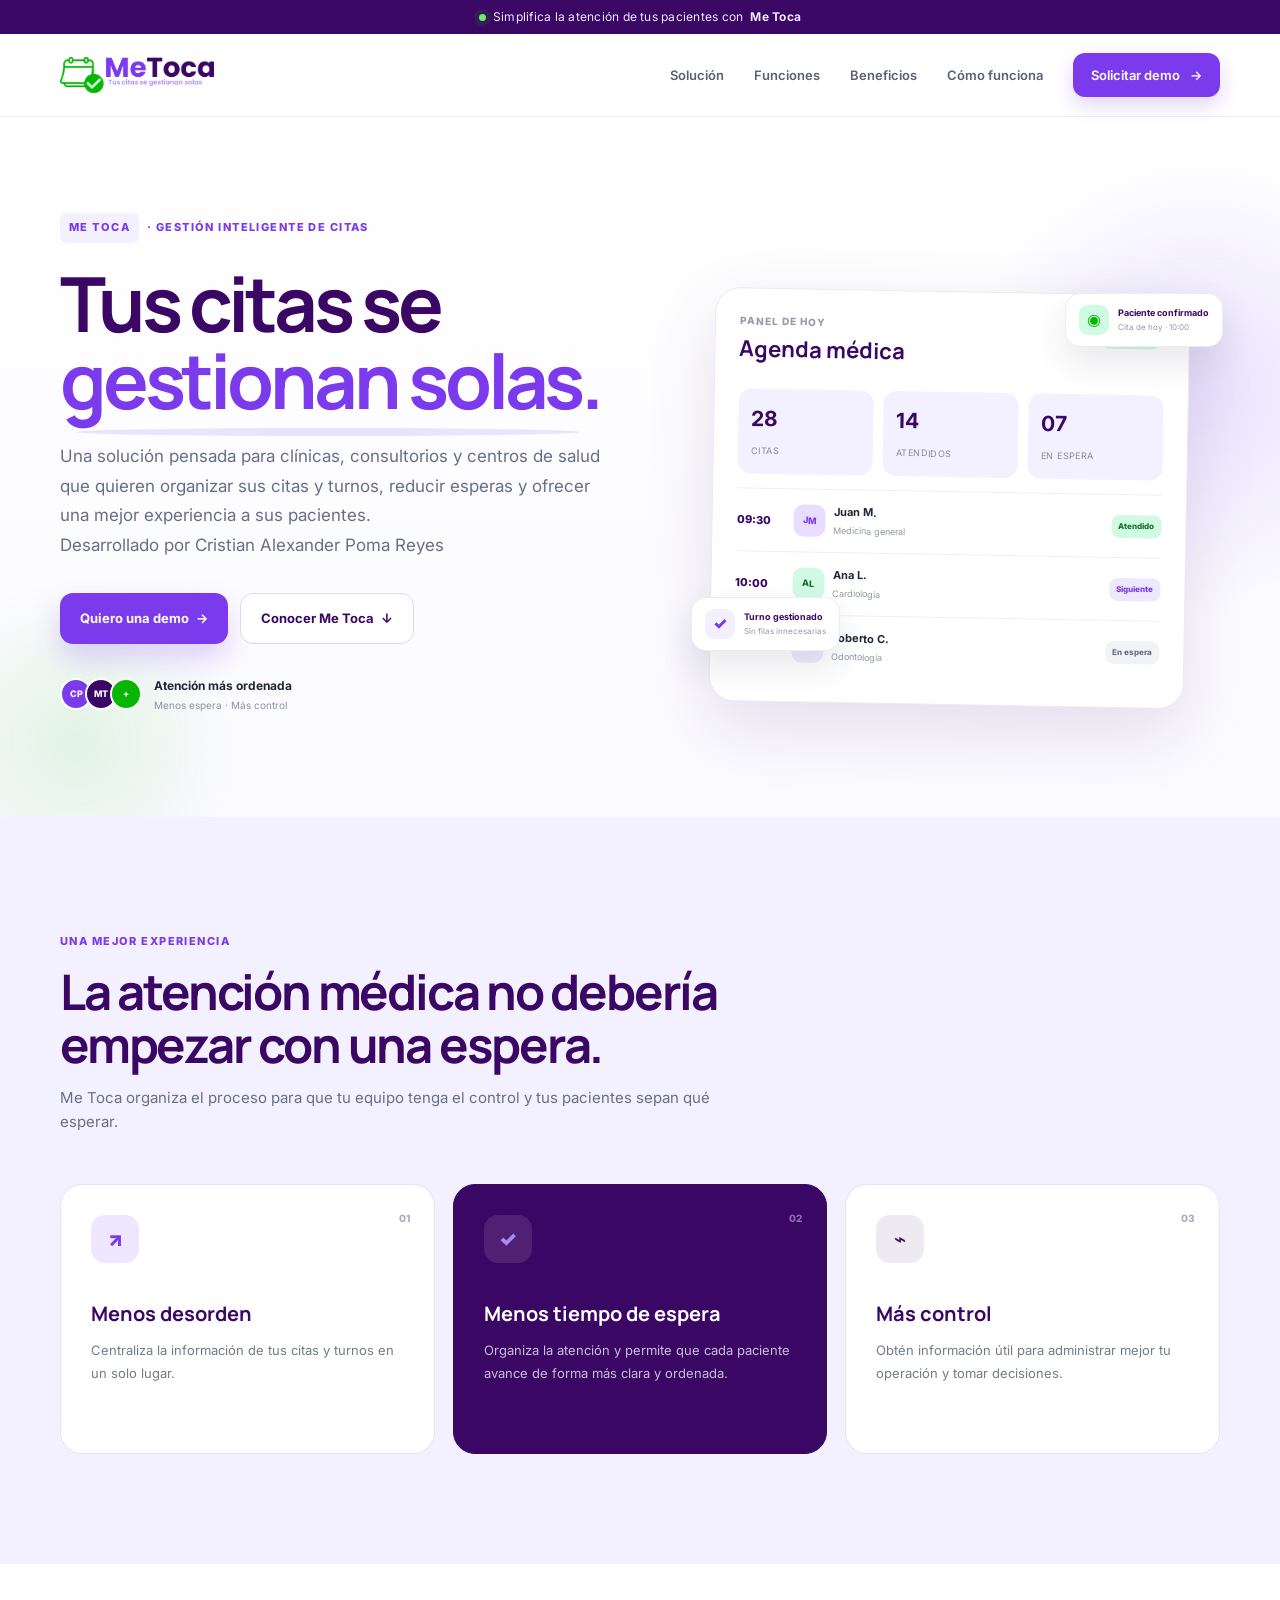
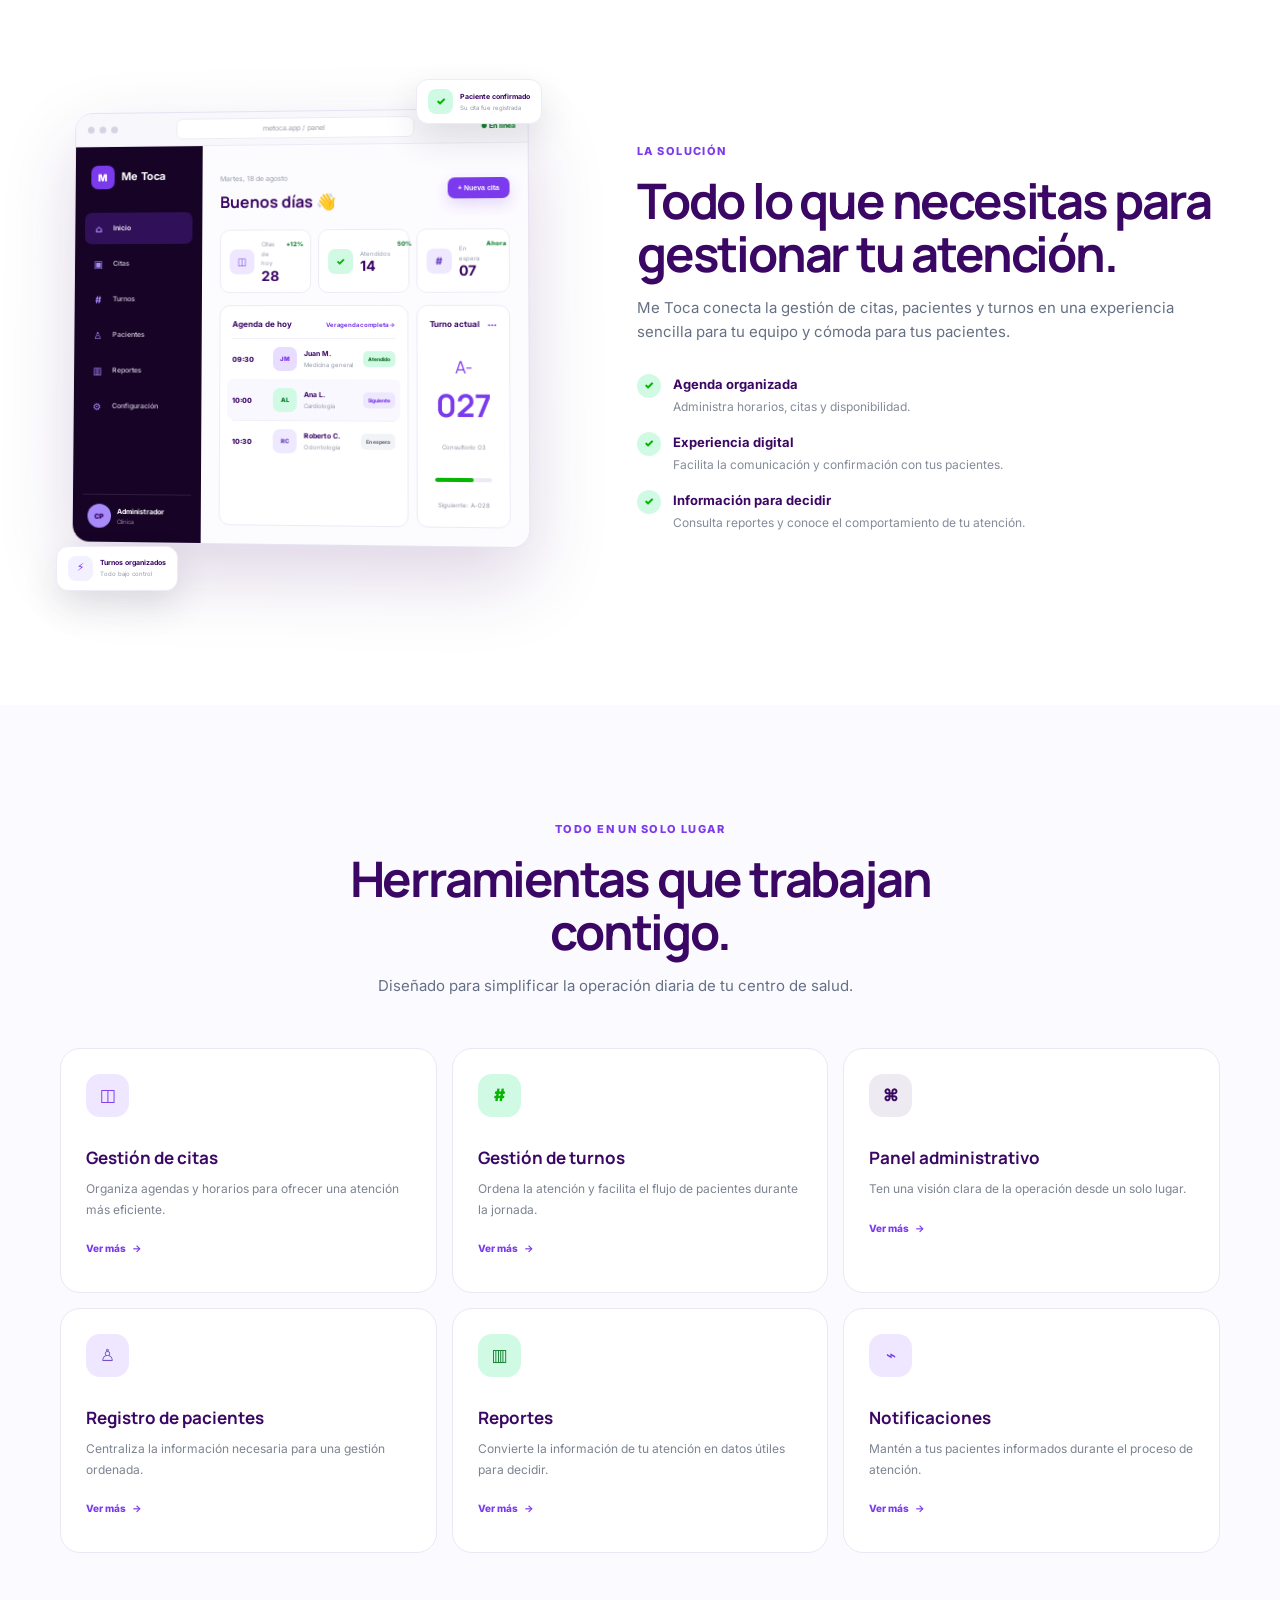
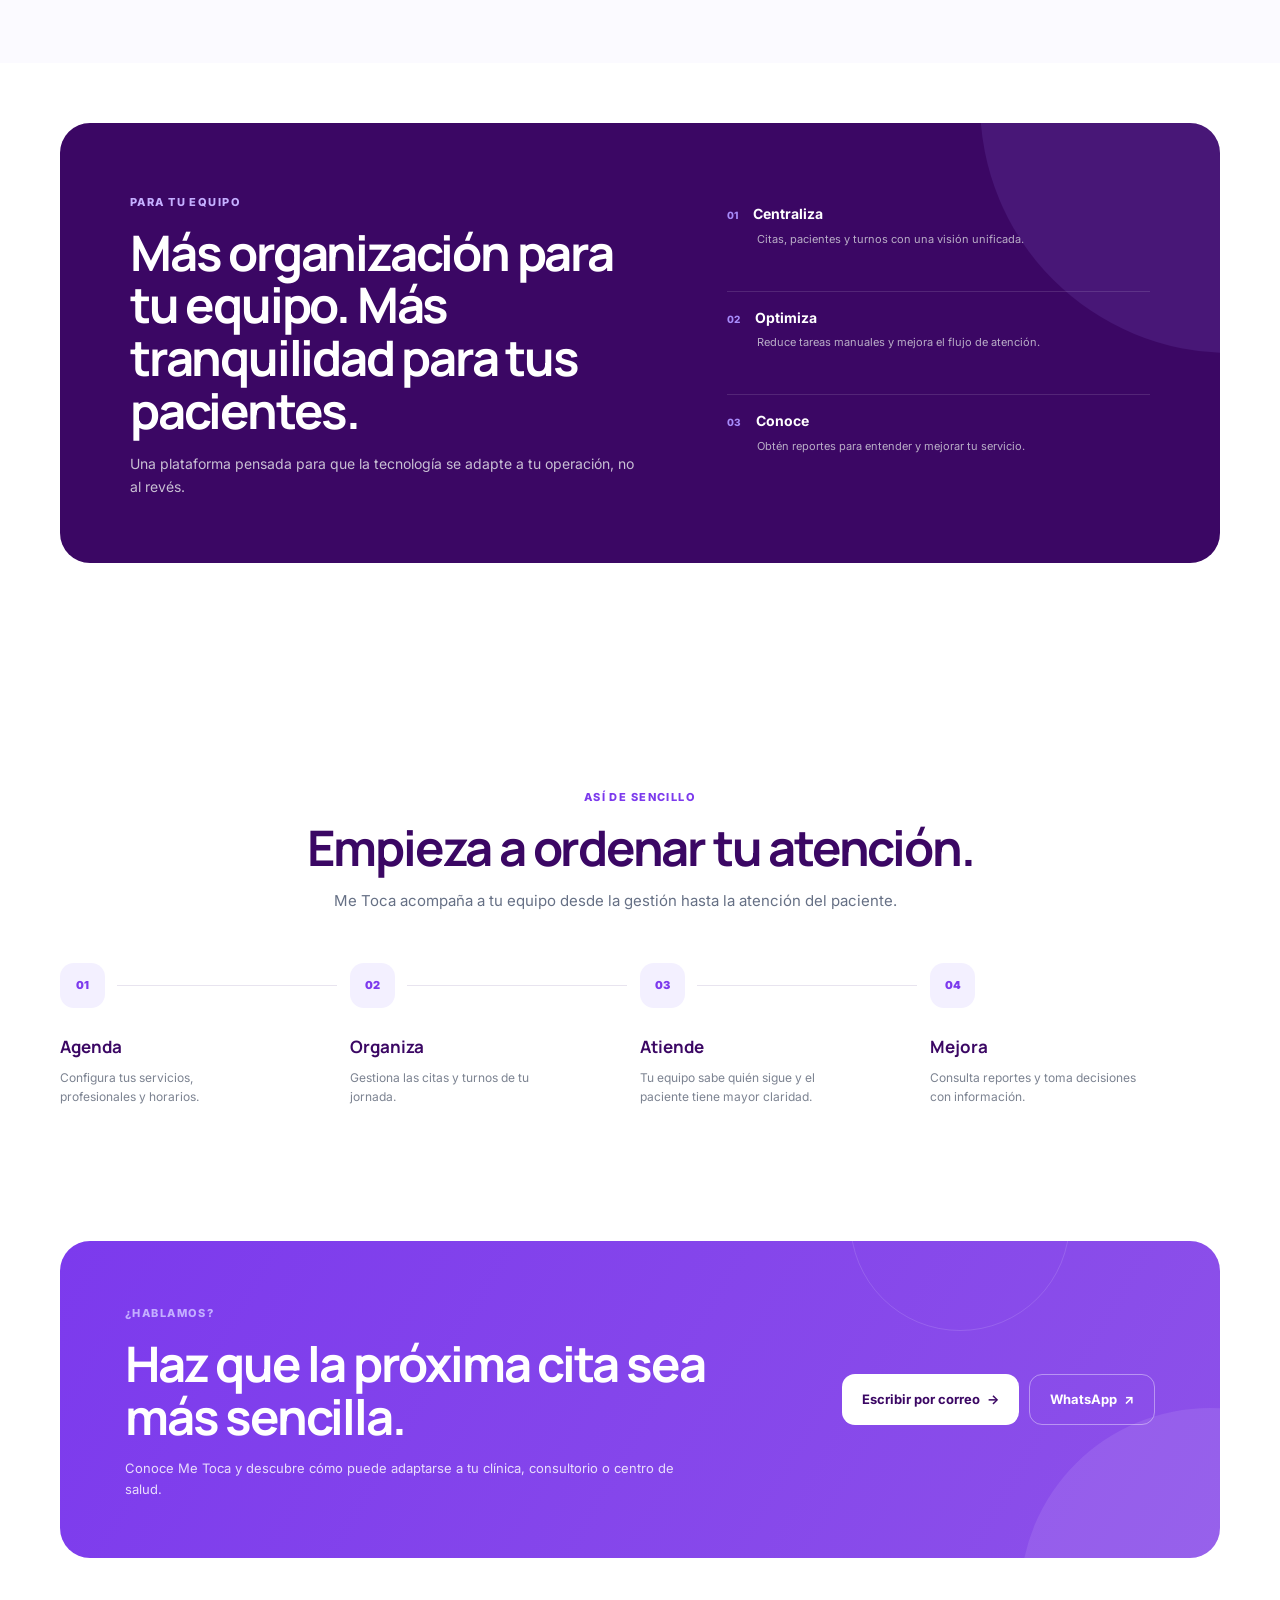
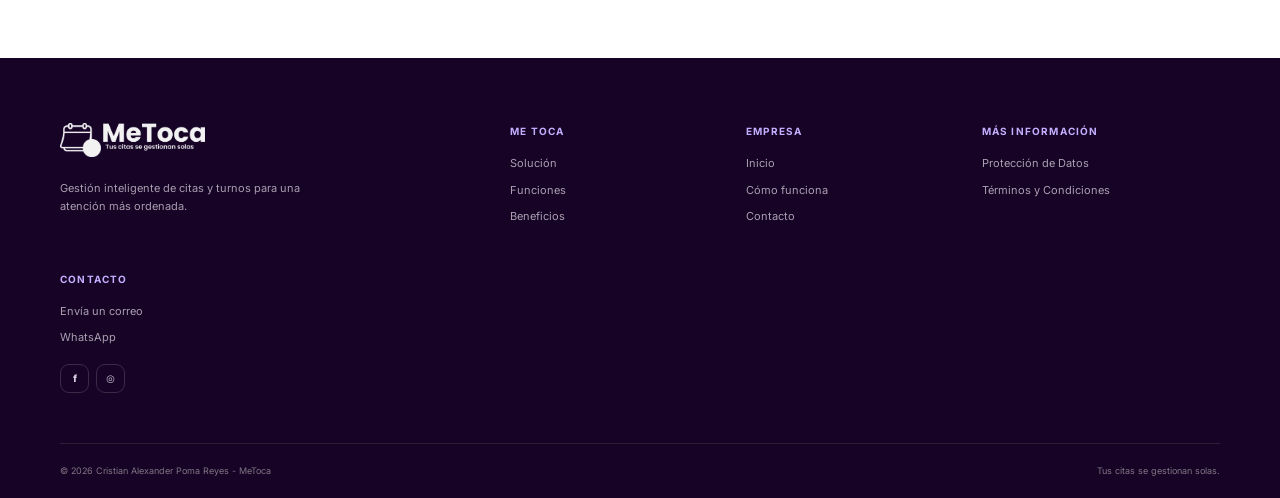
<file: index.html>
<!DOCTYPE html>
<html lang="es">

<head>
  <meta charset="UTF-8">
  <meta name="viewport" content="width=device-width, initial-scale=1.0">
  <meta name="description"
    content="Me Toca: gestión inteligente de citas y turnos para clínicas, consultorios y centros de salud.">
  <meta name="theme-color" content="#7c3aed">
  <title>Me Toca | Tus citas se gestionan solas</title>
  <link rel="icon" type="image/png" href="assets/logo-iso.png">
  <link rel="preconnect" href="https://fonts.googleapis.com">
  <link rel="preconnect" href="https://fonts.gstatic.com" crossorigin>
  <link
    href="https://fonts.googleapis.com/css2?family=Inter:wght@400;500;600;700;800&family=Manrope:wght@700;800&display=swap"
    rel="stylesheet">
  <link rel="stylesheet" href="style.css">
</head>

<body>
  <div class="announcement">
    <span class="pulse-dot"></span>
    Simplifica la atención de tus pacientes con <strong>Me Toca</strong>
  </div>

  <header class="site-header" id="inicio">
    <nav class="nav container">
      <a class="brand" href="#inicio" aria-label="Me Toca inicio">
        <img src="assets/logo-main.png" alt="Me Toca - Agenda tu cita por WhatsApp">
      </a>

      <button class="menu-toggle" aria-label="Abrir menú" aria-expanded="false">
        <span></span><span></span><span></span>
      </button>

      <div class="nav-links">
        <a href="#solucion">Solución</a>
        <a href="#funciones">Funciones</a>
        <a href="#beneficios">Beneficios</a>
        <a href="#como-funciona">Cómo funciona</a>
        <a class="nav-cta" href="#contacto">Solicitar demo <span>→</span></a>
      </div>
    </nav>
  </header>

  <main>
    <section class="hero">
      <div class="hero-glow hero-glow-one"></div>
      <div class="hero-glow hero-glow-two"></div>
      <div class="container hero-grid">
        <div class="hero-copy reveal">
          <div class="eyebrow"><span>ME TOCA</span> · Gestión inteligente de citas</div>
          <h1>Tus citas se <span>gestionan solas.</span></h1>
          <p class="hero-text">
            Una solución pensada para clínicas, consultorios y centros de salud
            que quieren organizar sus citas y turnos, reducir esperas y ofrecer
            una mejor experiencia a sus pacientes.
          </p>
          <p class="hero-text">
            Desarrollado por Cristian Alexander Poma Reyes
          </p>
          <div class="hero-actions">
            <a class="btn btn-primary" href="#contacto">Quiero una demo <span>→</span></a>
            <a class="btn btn-secondary" href="#solucion">Conocer Me Toca <span>↓</span></a>
          </div>
          <div class="hero-trust">
            <div class="trust-avatars">
              <span>CP</span><span>MT</span><span>+</span>
            </div>
            <div><strong>Atención más ordenada</strong><small>Menos espera · Más control</small></div>
          </div>
        </div>

        <div class="hero-visual reveal delay-1">
          <div class="visual-orbit orbit-a"></div>
          <div class="visual-orbit orbit-b"></div>
          <div class="dashboard-card">
            <div class="dash-top">
              <div>
                <span class="mini-label">Panel de hoy</span>
                <h3>Agenda médica</h3>
              </div>
              <span class="live-badge"><i></i> En línea</span>
            </div>
            <div class="stats-row">
              <div><strong>28</strong><span>Citas</span></div>
              <div><strong>14</strong><span>Atendidos</span></div>
              <div><strong>07</strong><span>En espera</span></div>
            </div>
            <div class="appointment">
              <div class="time">09:30</div>
              <div class="patient"><span class="patient-icon">JM</span>
                <div><strong>Juan M.</strong><small>Medicina general</small></div>
              </div>
              <span class="status done">Atendido</span>
            </div>
            <div class="appointment">
              <div class="time">10:00</div>
              <div class="patient"><span class="patient-icon green">AL</span>
                <div><strong>Ana L.</strong><small>Cardiología</small></div>
              </div>
              <span class="status next">Siguiente</span>
            </div>
            <div class="appointment">
              <div class="time">10:30</div>
              <div class="patient"><span class="patient-icon lilac">RC</span>
                <div><strong>Roberto C.</strong><small>Odontología</small></div>
              </div>
              <span class="status wait">En espera</span>
            </div>
          </div>
          <div class="float-card float-whatsapp"><span>◉</span>
            <div><b>Paciente confirmado</b><small>Cita de hoy · 10:00</small></div>
          </div>
          <div class="float-card float-check"><span>✓</span>
            <div><b>Turno gestionado</b><small>Sin filas innecesarias</small></div>
          </div>
        </div>
      </div>
    </section>

    <section class="problem section" id="solucion">
      <div class="container">
        <div class="section-heading reveal">
          <span class="section-kicker">UNA MEJOR EXPERIENCIA</span>
          <h2>La atención médica no debería empezar con una espera.</h2>
          <p>Me Toca organiza el proceso para que tu equipo tenga el control y tus pacientes sepan qué esperar.</p>
        </div>
        <div class="problem-grid">
          <article class="problem-card reveal">
            <span class="card-number">01</span>
            <div class="icon-box purple">↗</div>
            <h3>Menos desorden</h3>
            <p>Centraliza la información de tus citas y turnos en un solo lugar.</p>
          </article>
          <article class="problem-card featured reveal delay-1">
            <span class="card-number">02</span>
            <div class="icon-box green">✓</div>
            <h3>Menos tiempo de espera</h3>
            <p>Organiza la atención y permite que cada paciente avance de forma más clara y ordenada.</p>
          </article>
          <article class="problem-card reveal delay-2">
            <span class="card-number">03</span>
            <div class="icon-box dark">⌁</div>
            <h3>Más control</h3>
            <p>Obtén información útil para administrar mejor tu operación y tomar decisiones.</p>
          </article>
        </div>
      </div>
    </section>

    <section class="solution section">
      <div class="container solution-grid">
        <div class="solution-visual reveal">
          <div class="dashboard-scene">
            <div class="dashboard-window">
              <div class="window-topbar">
                <div class="window-dots"><span></span><span></span><span></span></div>
                <div class="window-address">metoca.app / panel</div>
                <div class="window-status">● En línea</div>
              </div>
              <div class="dashboard-body">
                <aside class="dashboard-sidebar">
                  <div class="dash-brand"><span class="dash-brand-mark">M</span><strong>Me Toca</strong></div>
                  <div class="side-item active"><span>⌂</span>Inicio</div>
                  <div class="side-item"><span>▣</span>Citas</div>
                  <div class="side-item"><span>#</span>Turnos</div>
                  <div class="side-item"><span>♙</span>Pacientes</div>
                  <div class="side-item"><span>▥</span>Reportes</div>
                  <div class="side-item"><span>⚙</span>Configuración</div>
                  <div class="side-profile"><span>CP</span>
                    <div><strong>Administrador</strong><small>Clínica</small></div>
                  </div>
                </aside>
                <div class="dashboard-main">
                  <div class="dashboard-heading">
                    <div><small>Martes, 18 de agosto</small>
                      <h3>Buenos días 👋</h3>
                    </div>
                    <button>+ Nueva cita</button>
                  </div>
                  <div class="dashboard-metrics">
                    <div class="metric"><span class="metric-icon purple">◫</span>
                      <div><small>Citas de hoy</small><strong>28</strong></div><em>+12%</em>
                    </div>
                    <div class="metric"><span class="metric-icon green">✓</span>
                      <div><small>Atendidos</small><strong>14</strong></div><em>50%</em>
                    </div>
                    <div class="metric"><span class="metric-icon lilac">#</span>
                      <div><small>En espera</small><strong>07</strong></div><em>Ahora</em>
                    </div>
                  </div>
                  <div class="dashboard-content">
                    <div class="agenda-panel">
                      <div class="panel-title"><strong>Agenda de hoy</strong><span>Ver agenda completa →</span></div>
                      <div class="agenda-row"><span class="agenda-time">09:30</span><span
                          class="agenda-avatar">JM</span>
                        <div><strong>Juan M.</strong><small>Medicina general</small></div><b
                          class="tag done">Atendido</b>
                      </div>
                      <div class="agenda-row current"><span class="agenda-time">10:00</span><span
                          class="agenda-avatar green">AL</span>
                        <div><strong>Ana L.</strong><small>Cardiología</small></div><b class="tag next">Siguiente</b>
                      </div>
                      <div class="agenda-row"><span class="agenda-time">10:30</span><span
                          class="agenda-avatar lilac">RC</span>
                        <div><strong>Roberto C.</strong><small>Odontología</small></div><b class="tag wait">En
                          espera</b>
                      </div>
                    </div>
                    <div class="turn-panel">
                      <div class="panel-title"><strong>Turno actual</strong><span>•••</span></div>
                      <div class="turn-number">A-<strong>027</strong></div><small>Consultorio 03</small>
                      <div class="turn-progress"><i></i></div><span class="turn-next">Siguiente: A-028</span>
                    </div>
                  </div>
                </div>
              </div>
            </div>
            <div class="dashboard-note note-one"><span>✓</span>
              <div><strong>Paciente confirmado</strong><small>Su cita fue registrada</small></div>
            </div>
            <div class="dashboard-note note-two"><span>⚡</span>
              <div><strong>Turnos organizados</strong><small>Todo bajo control</small></div>
            </div>
          </div>
        </div>

        <div class="solution-copy reveal">
          <span class="section-kicker">LA SOLUCIÓN</span>
          <h2>Todo lo que necesitas para gestionar tu atención.</h2>
          <p>
            Me Toca conecta la gestión de citas, pacientes y turnos en una experiencia
            sencilla para tu equipo y cómoda para tus pacientes.
          </p>
          <div class="check-list">
            <div><span>✓</span>
              <div><strong>Agenda organizada</strong><small>Administra horarios, citas y disponibilidad.</small></div>
            </div>
            <div><span>✓</span>
              <div><strong>Experiencia digital</strong><small>Facilita la comunicación y confirmación con tus
                  pacientes.</small></div>
            </div>
            <div><span>✓</span>
              <div><strong>Información para decidir</strong><small>Consulta reportes y conoce el comportamiento de tu
                  atención.</small></div>
            </div>
          </div>
        </div>
      </div>
    </section>

    <section class="features section" id="funciones">
      <div class="container">
        <div class="section-heading centered reveal">
          <span class="section-kicker">TODO EN UN SOLO LUGAR</span>
          <h2>Herramientas que trabajan contigo.</h2>
          <p>Diseñado para simplificar la operación diaria de tu centro de salud.</p>
        </div>
        <div class="feature-grid">
          <article class="feature-card reveal">
            <div class="feature-icon purple">◫</div>
            <h3>Gestión de citas</h3>
            <p>Organiza agendas y horarios para ofrecer una atención más eficiente.</p><span class="feature-link">Ver
              más <b>→</b></span>
          </article>
          <article class="feature-card reveal delay-1">
            <div class="feature-icon green">#</div>
            <h3>Gestión de turnos</h3>
            <p>Ordena la atención y facilita el flujo de pacientes durante la jornada.</p><span class="feature-link">Ver
              más <b>→</b></span>
          </article>
          <article class="feature-card reveal delay-2">
            <div class="feature-icon dark">⌘</div>
            <h3>Panel administrativo</h3>
            <p>Ten una visión clara de la operación desde un solo lugar.</p><span class="feature-link">Ver más
              <b>→</b></span>
          </article>
          <article class="feature-card reveal">
            <div class="feature-icon lilac">♙</div>
            <h3>Registro de pacientes</h3>
            <p>Centraliza la información necesaria para una gestión ordenada.</p><span class="feature-link">Ver más
              <b>→</b></span>
          </article>
          <article class="feature-card reveal delay-1">
            <div class="feature-icon mint">▥</div>
            <h3>Reportes</h3>
            <p>Convierte la información de tu atención en datos útiles para decidir.</p><span class="feature-link">Ver
              más <b>→</b></span>
          </article>
          <article class="feature-card reveal delay-2">
            <div class="feature-icon purple">⌁</div>
            <h3>Notificaciones</h3>
            <p>Mantén a tus pacientes informados durante el proceso de atención.</p><span class="feature-link">Ver más
              <b>→</b></span>
          </article>
        </div>
      </div>
    </section>

    <section class="benefits section" id="beneficios">
      <div class="container benefits-box">
        <div class="benefits-copy reveal">
          <span class="section-kicker light">PARA TU EQUIPO</span>
          <h2>Más organización para tu equipo. Más tranquilidad para tus pacientes.</h2>
          <p>Una plataforma pensada para que la tecnología se adapte a tu operación, no al revés.</p>
        </div>
        <div class="benefit-list reveal delay-1">
          <div><span>01</span><strong>Centraliza</strong>
            <p>Citas, pacientes y turnos con una visión unificada.</p>
          </div>
          <div><span>02</span><strong>Optimiza</strong>
            <p>Reduce tareas manuales y mejora el flujo de atención.</p>
          </div>
          <div><span>03</span><strong>Conoce</strong>
            <p>Obtén reportes para entender y mejorar tu servicio.</p>
          </div>
        </div>
      </div>
    </section>

    <section class="steps section" id="como-funciona">
      <div class="container">
        <div class="section-heading centered reveal">
          <span class="section-kicker">ASÍ DE SENCILLO</span>
          <h2>Empieza a ordenar tu atención.</h2>
          <p>Me Toca acompaña a tu equipo desde la gestión hasta la atención del paciente.</p>
        </div>
        <div class="steps-grid">
          <div class="step reveal"><span>01</span>
            <div class="step-line"></div>
            <h3>Agenda</h3>
            <p>Configura tus servicios, profesionales y horarios.</p>
          </div>
          <div class="step reveal delay-1"><span>02</span>
            <div class="step-line"></div>
            <h3>Organiza</h3>
            <p>Gestiona las citas y turnos de tu jornada.</p>
          </div>
          <div class="step reveal delay-2"><span>03</span>
            <div class="step-line"></div>
            <h3>Atiende</h3>
            <p>Tu equipo sabe quién sigue y el paciente tiene mayor claridad.</p>
          </div>
          <div class="step reveal delay-3"><span>04</span>
            <div class="step-line"></div>
            <h3>Mejora</h3>
            <p>Consulta reportes y toma decisiones con información.</p>
          </div>
        </div>
      </div>
    </section>

    <section class="cta section" id="contacto">
      <div class="container cta-card reveal">
        <div class="cta-decoration"></div>
        <div>
          <span class="section-kicker light">¿HABLAMOS?</span>
          <h2>Haz que la próxima cita sea más sencilla.</h2>
          <p>Conoce Me Toca y descubre cómo puede adaptarse a tu clínica, consultorio o centro de salud.</p>
        </div>
        <div class="cta-actions">
          <a class="btn btn-white" href="mailto:TU_CORREO@EJEMPLO.COM">Escribir por correo <span>→</span></a>
          <a class="btn btn-outline-white" href="#contacto">WhatsApp <span>↗</span></a>
        </div>
      </div>
    </section>
  </main>

  <footer class="footer">
    <div class="container footer-main">
      <div class="footer-brand">
        <img src="assets/logo-main.png" alt="Me Toca">
        <p>Gestión inteligente de citas y turnos para una atención más ordenada.</p>
      </div>
      <div class="footer-col">
        <h4>Me Toca</h4><a href="#solucion">Solución</a><a href="#funciones">Funciones</a><a
          href="#beneficios">Beneficios</a>
      </div>
      <div class="footer-col">
        <h4>Empresa</h4><a href="#inicio">Inicio</a><a href="#como-funciona">Cómo funciona</a><a
          href="#contacto">Contacto</a>
      </div>
      <div class="footer-col">
        <h4>MÁS INFORMACIÓN</h4>
        <a href="proteccion_datos.html">Protección de Datos</a>
        <a href="terminos_condiciones.html">Términos y Condiciones</a>
      </div>
      <div class="footer-col">
        <h4>Contacto</h4><a href="mailto:cristian.poma019@gmail.com">Envía un correo</a><a href="#contacto">WhatsApp</a>
        <div class="socials">
          <a href="https://www.facebook.com/profile.php?id=61573366828310" target="_blank" rel="noopener noreferrer"
            aria-label="Facebook">f</a>
          <a href="https://www.instagram.com/metoca" target="_blank" rel="noopener noreferrer"
            aria-label="Instagram">◎</a>
        </div>
      </div>
    </div>
    <div class="container footer-bottom"><span>© <span id="year"></span> Cristian Alexander Poma Reyes - MeToca</span><span>Tus citas
        se gestionan solas.</span></div>
  </footer>

  <script src="script.js"></script>
</body>

</html>
</file>
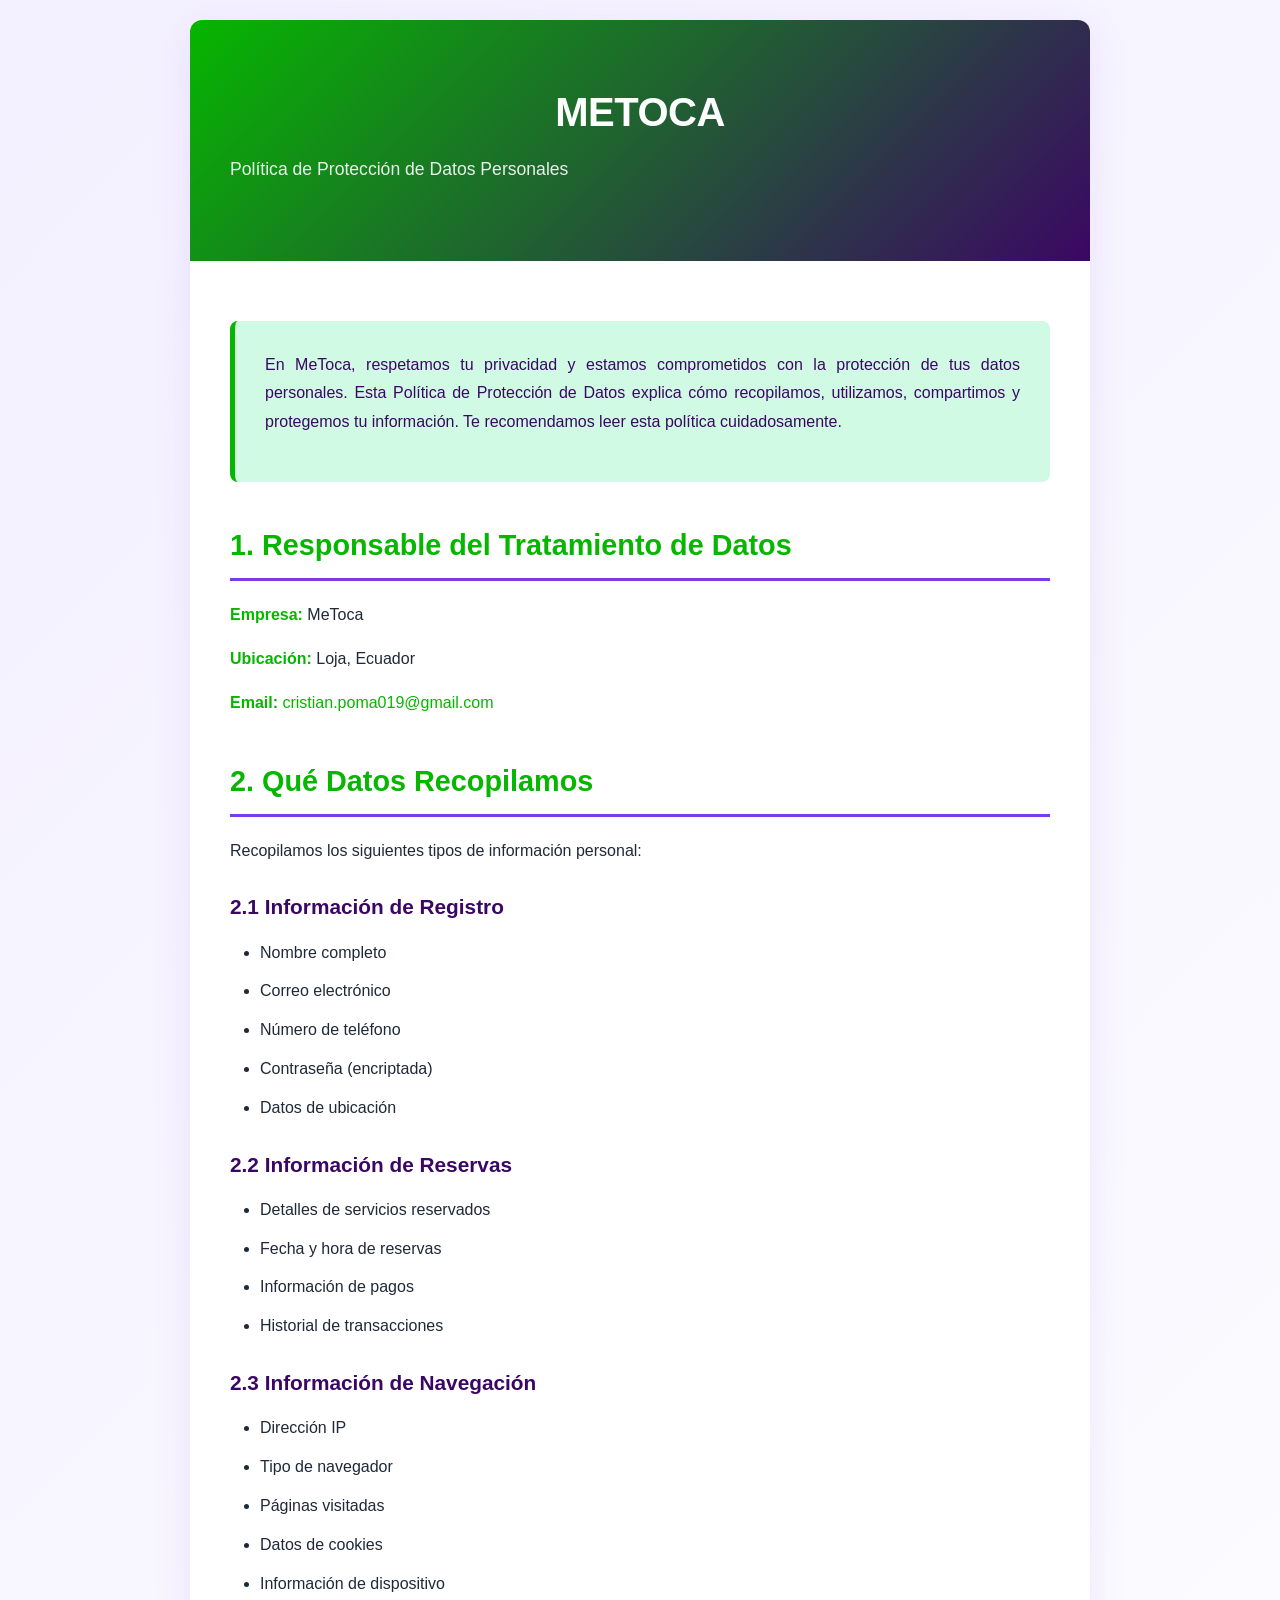
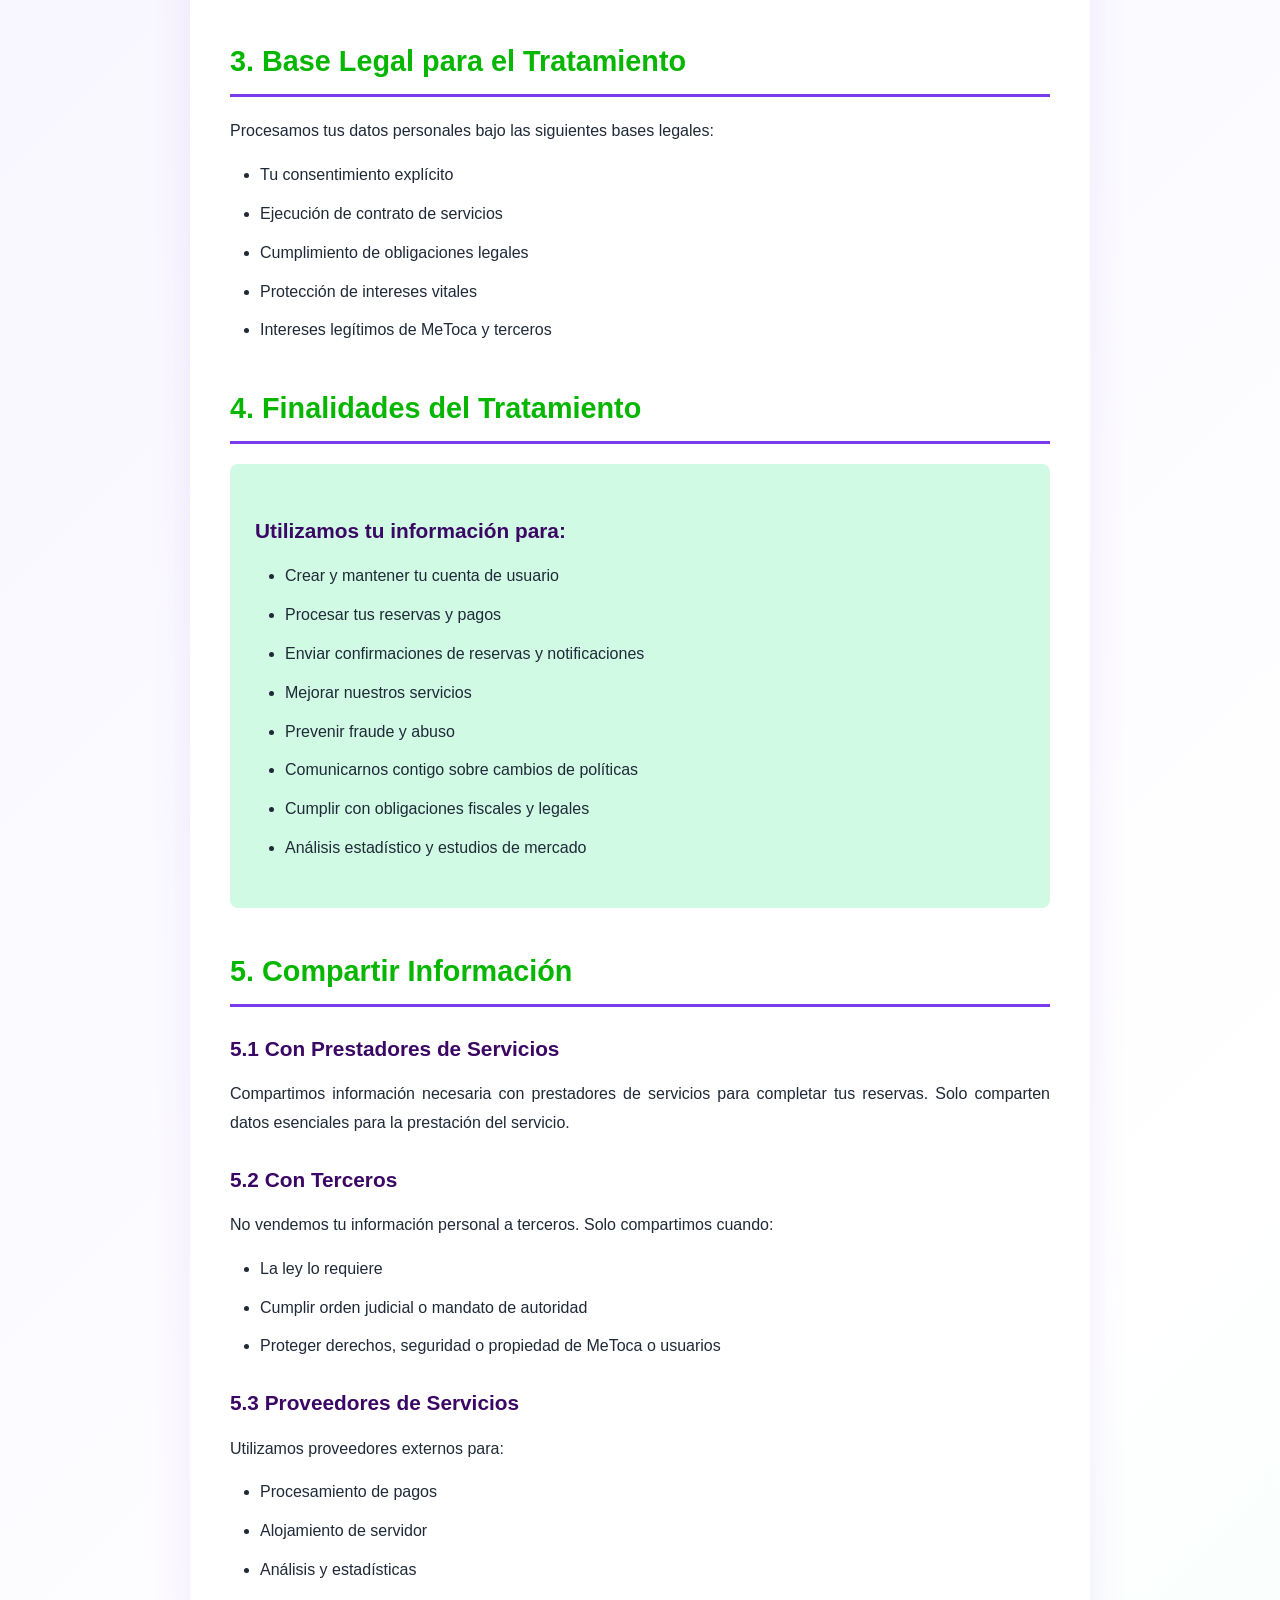
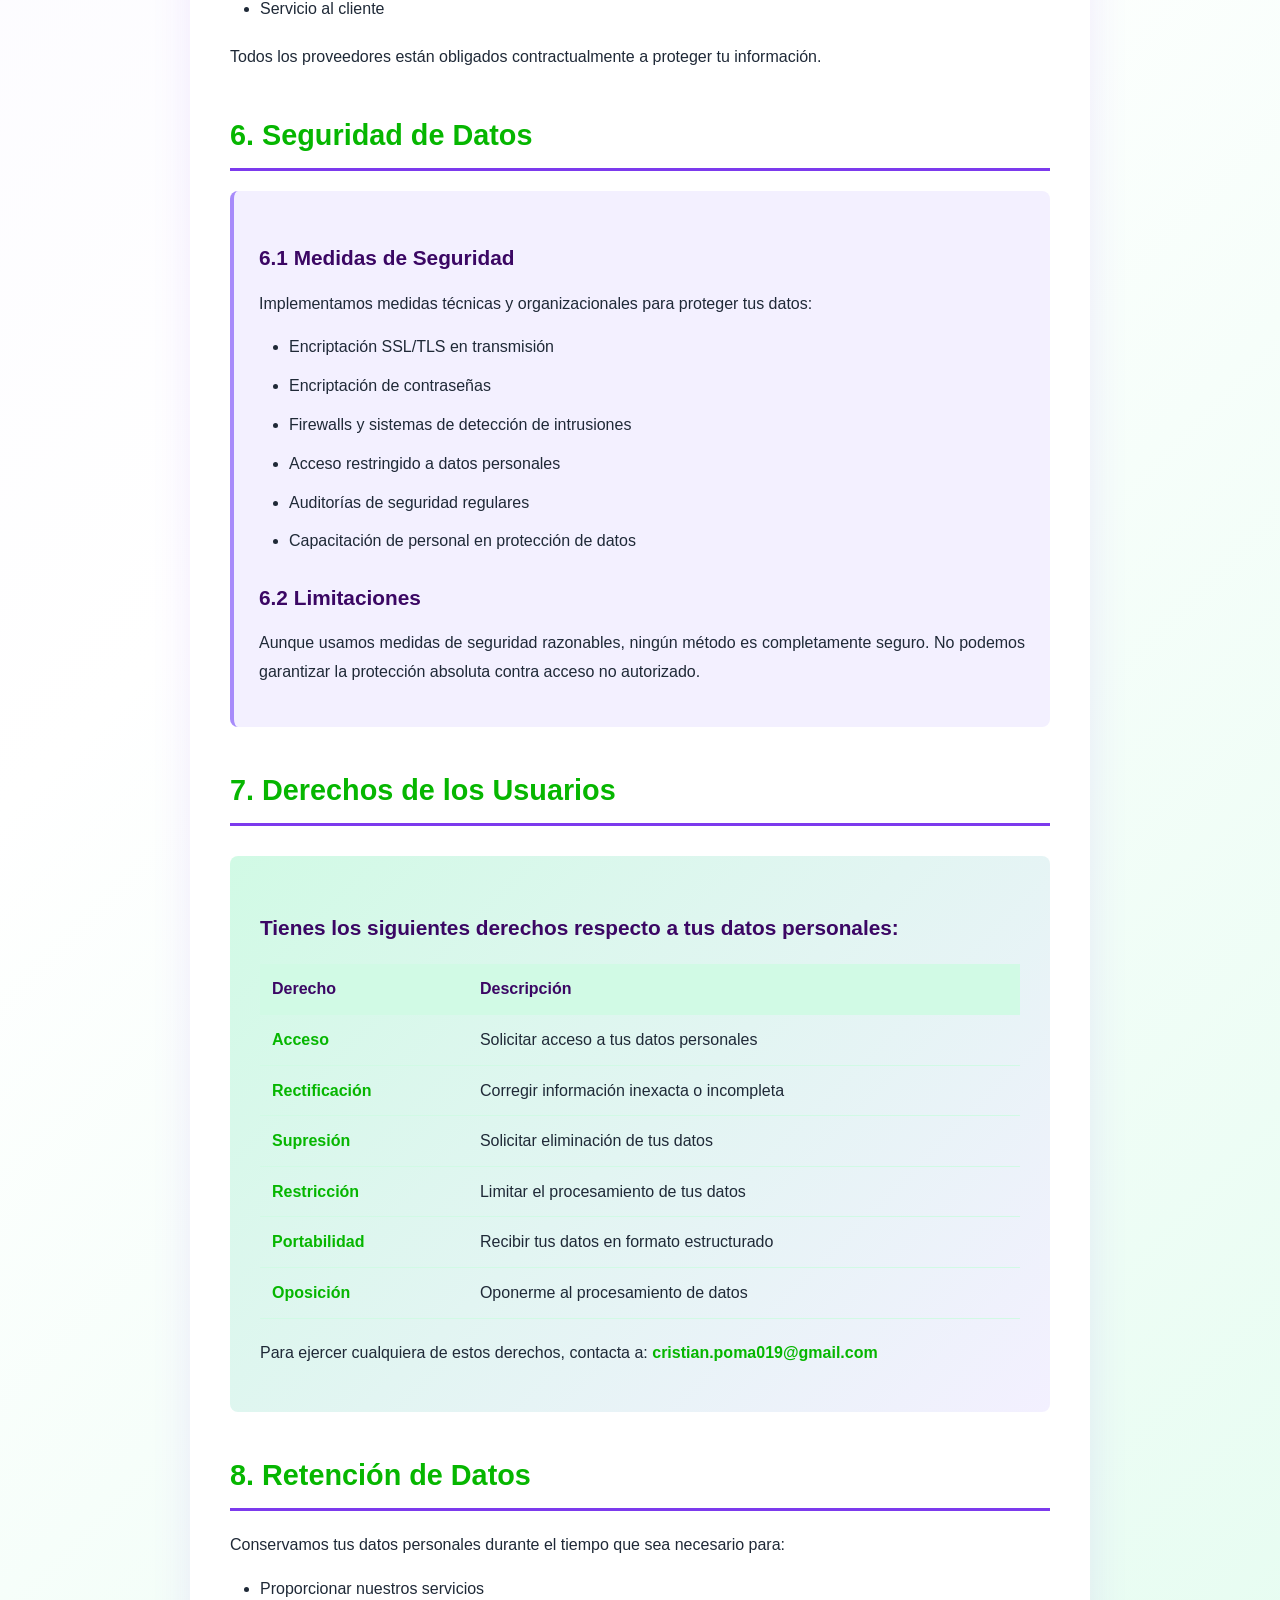
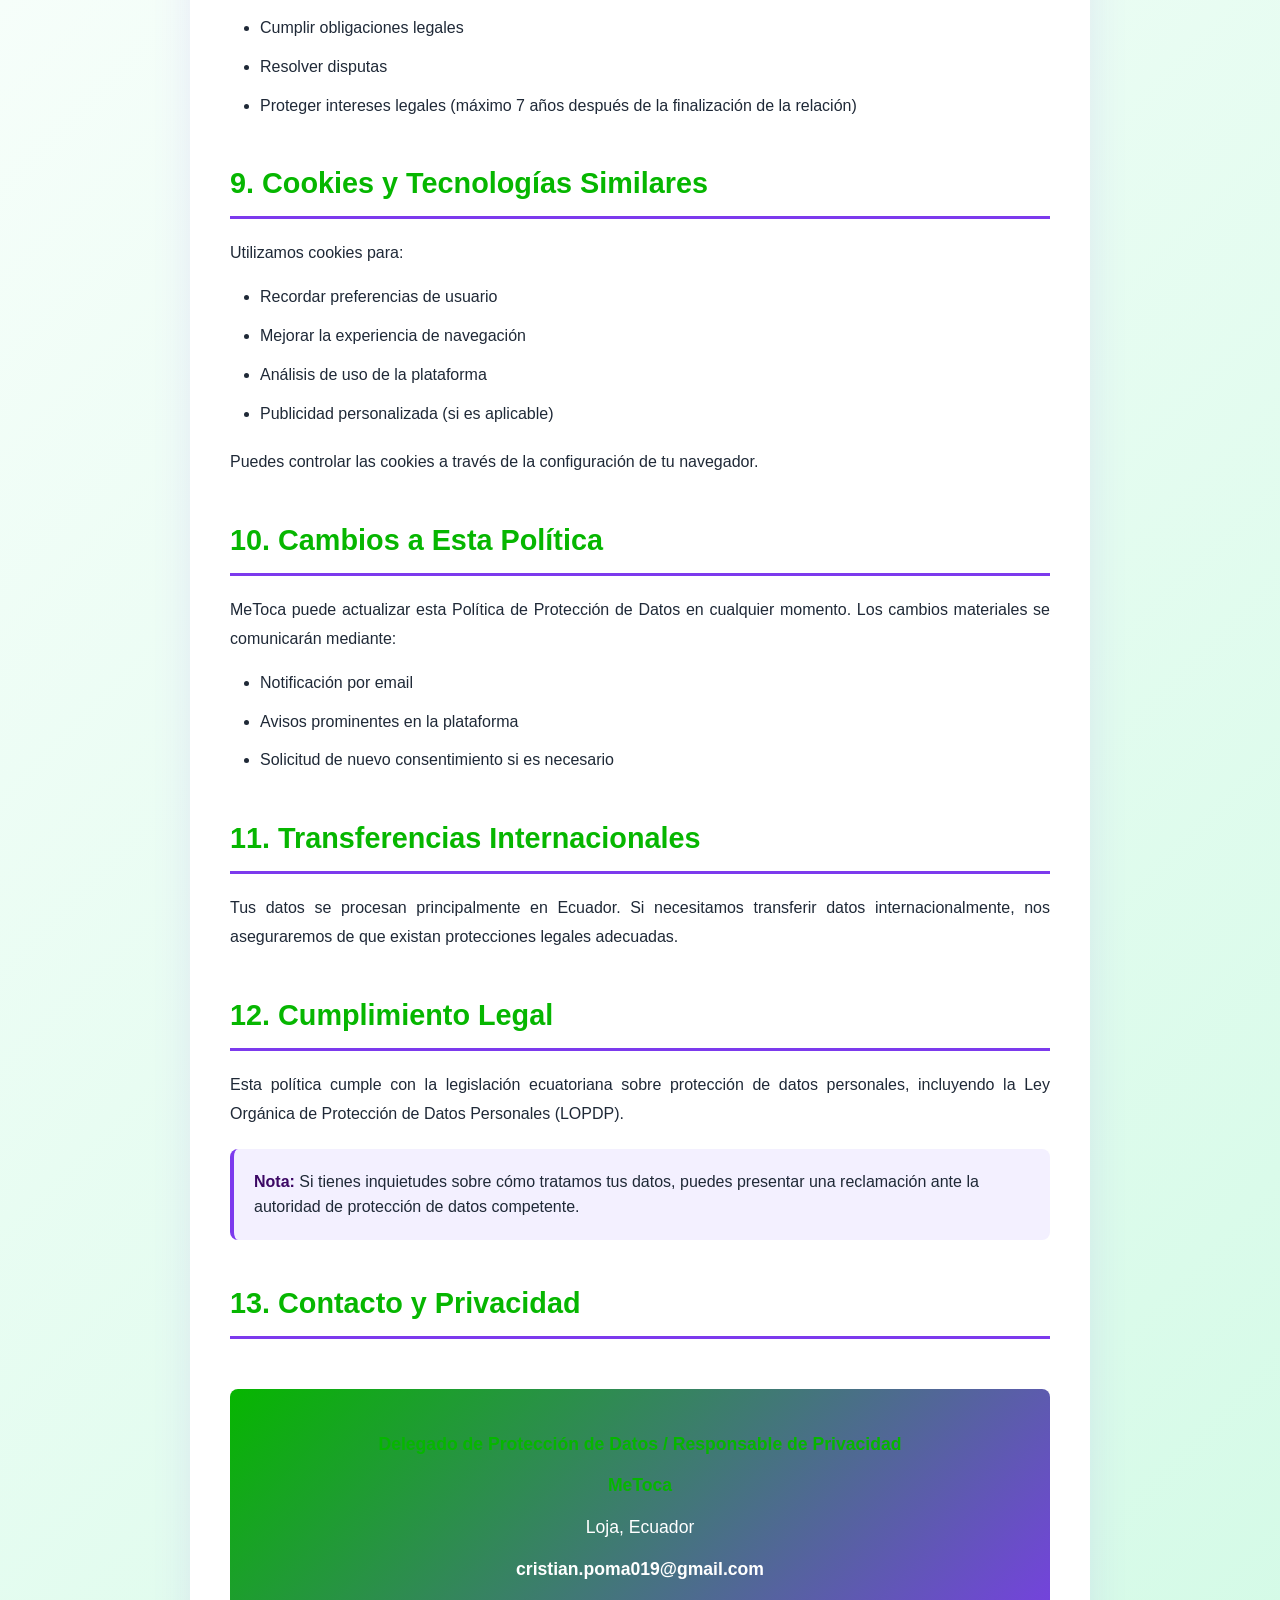
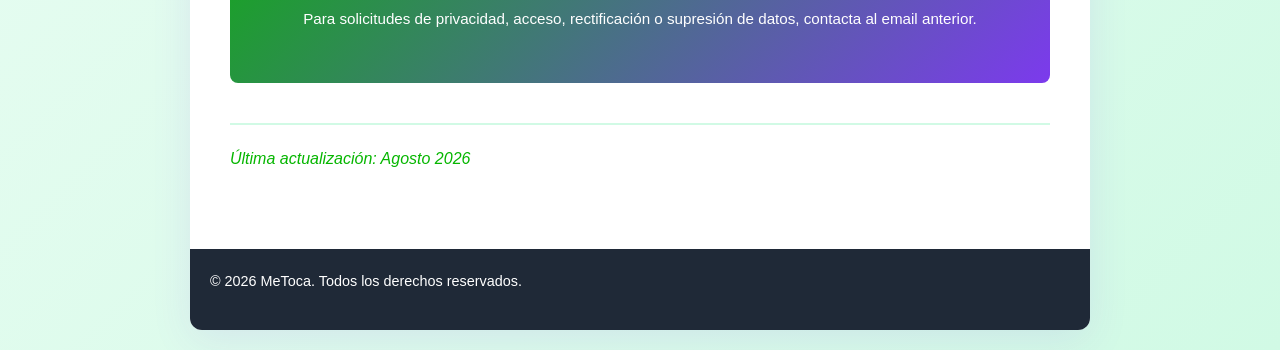
<file: proteccion_datos.html>
<!DOCTYPE html>
<html lang="es">
<head>
    <meta charset="UTF-8">
    <meta name="viewport" content="width=device-width, initial-scale=1.0">
    <title>Política de Protección de Datos - MeToca</title>
    <style>
        * {
            margin: 0;
            padding: 0;
            box-sizing: border-box;
        }

        body {
            font-family: -apple-system, BlinkMacSystemFont, 'Segoe UI', 'Roboto', 'Oxygen', 'Ubuntu', 'Cantarell', sans-serif;
            line-height: 1.6;
            color: #1f2937;
            background: linear-gradient(135deg, #f3f0ff 0%, #ffffff 50%, #d1fae5 100%);
            min-height: 100vh;
            padding: 20px;
        }

        .container {
            max-width: 900px;
            margin: 0 auto;
            background: #ffffff;
            border-radius: 12px;
            box-shadow: 0 10px 40px rgba(124, 58, 237, 0.1);
            overflow: hidden;
        }

        header {
            background: linear-gradient(135deg, #06b600 0%, #3b0764 100%);
            color: #ffffff;
            padding: 60px 40px;
            text-align: center;
        }

        header h1 {
            font-size: 2.5em;
            margin-bottom: 10px;
            font-weight: 700;
            letter-spacing: -0.5px;
        }

        header .subtitle {
            font-size: 1.1em;
            opacity: 0.9;
            font-weight: 300;
        }

        .content {
            padding: 60px 40px;
        }

        .intro-section {
            background: #d1fae5;
            padding: 30px;
            border-radius: 8px;
            margin-bottom: 40px;
            border-left: 5px solid #06b600;
        }

        .intro-section p {
            color: #3b0764;
            font-weight: 500;
            line-height: 1.8;
        }

        h2 {
            color: #06b600;
            font-size: 1.8em;
            margin-top: 40px;
            margin-bottom: 20px;
            padding-bottom: 10px;
            border-bottom: 3px solid #7c3aed;
            font-weight: 700;
        }

        h3 {
            color: #3b0764;
            font-size: 1.3em;
            margin-top: 25px;
            margin-bottom: 15px;
            font-weight: 600;
        }

        p {
            margin-bottom: 15px;
            text-align: justify;
            line-height: 1.8;
        }

        ul, ol {
            margin-left: 30px;
            margin-bottom: 20px;
        }

        li {
            margin-bottom: 10px;
            line-height: 1.8;
        }

        .highlight {
            background: #f3f0ff;
            padding: 20px;
            border-radius: 8px;
            margin: 20px 0;
            border-left: 4px solid #7c3aed;
        }

        .highlight strong {
            color: #3b0764;
        }

        .section-box {
            background: #d1fae5;
            padding: 25px;
            border-radius: 8px;
            margin: 20px 0;
        }

        .security-box {
            background: #f3f0ff;
            padding: 25px;
            border-radius: 8px;
            margin: 20px 0;
            border-left: 4px solid #a78bfa;
        }

        .rights-section {
            background: linear-gradient(135deg, #d1fae5 0%, #f3f0ff 100%);
            padding: 30px;
            border-radius: 8px;
            margin: 30px 0;
        }

        .contact-section {
            background: linear-gradient(135deg, #06b600 0%, #7c3aed 100%);
            color: #ffffff;
            padding: 40px;
            border-radius: 8px;
            margin-top: 50px;
            text-align: center;
        }

        .contact-section p {
            font-size: 1.1em;
            margin-bottom: 10px;
            text-align: center;
        }

        .contact-section a {
            color: #ffffff;
            text-decoration: none;
            font-weight: 600;
            word-break: break-all;
        }

        .contact-section a:hover {
            text-decoration: underline;
        }

        footer {
            background: #1f2937;
            color: #ffffff;
            text-align: center;
            padding: 20px;
            font-size: 0.9em;
        }

        .last-update {
            text-align: center;
            color: #06b600;
            font-style: italic;
            margin-top: 40px;
            padding-top: 20px;
            border-top: 2px solid #d1fae5;
        }

        strong {
            color: #06b600;
            font-weight: 600;
        }

        a {
            color: #06b600;
            text-decoration: none;
        }

        a:hover {
            text-decoration: underline;
        }

        table {
            width: 100%;
            border-collapse: collapse;
            margin: 20px 0;
        }

        table th, table td {
            padding: 12px;
            text-align: left;
            border-bottom: 1px solid #d1fae5;
        }

        table th {
            background: #d1fae5;
            color: #3b0764;
            font-weight: 600;
        }

        @media (max-width: 768px) {
            header h1 {
                font-size: 1.8em;
            }

            .content {
                padding: 30px 20px;
            }

            h2 {
                font-size: 1.4em;
            }

            h3 {
                font-size: 1.1em;
            }

            table {
                font-size: 0.9em;
            }

            table th, table td {
                padding: 8px;
            }
        }
    </style>
</head>
<body>
    <div class="container">
        <header>
            <h1>METOCA</h1>
            <p class="subtitle">Política de Protección de Datos Personales</p>
        </header>

        <div class="content">
            <div class="intro-section">
                <p>En MeToca, respetamos tu privacidad y estamos comprometidos con la protección de tus datos personales. Esta Política de Protección de Datos explica cómo recopilamos, utilizamos, compartimos y protegemos tu información. Te recomendamos leer esta política cuidadosamente.</p>
            </div>

            <h2>1. Responsable del Tratamiento de Datos</h2>
            <p><strong>Empresa:</strong> MeToca</p>
            <p><strong>Ubicación:</strong> Loja, Ecuador</p>
            <p><strong>Email:</strong> <a href="mailto:cristian.poma019@gmail.com">cristian.poma019@gmail.com</a></p>

            <h2>2. Qué Datos Recopilamos</h2>
            <p>Recopilamos los siguientes tipos de información personal:</p>
            
            <h3>2.1 Información de Registro</h3>
            <ul>
                <li>Nombre completo</li>
                <li>Correo electrónico</li>
                <li>Número de teléfono</li>
                <li>Contraseña (encriptada)</li>
                <li>Datos de ubicación</li>
            </ul>

            <h3>2.2 Información de Reservas</h3>
            <ul>
                <li>Detalles de servicios reservados</li>
                <li>Fecha y hora de reservas</li>
                <li>Información de pagos</li>
                <li>Historial de transacciones</li>
            </ul>

            <h3>2.3 Información de Navegación</h3>
            <ul>
                <li>Dirección IP</li>
                <li>Tipo de navegador</li>
                <li>Páginas visitadas</li>
                <li>Datos de cookies</li>
                <li>Información de dispositivo</li>
            </ul>

            <h2>3. Base Legal para el Tratamiento</h2>
            <p>Procesamos tus datos personales bajo las siguientes bases legales:</p>
            <ul>
                <li>Tu consentimiento explícito</li>
                <li>Ejecución de contrato de servicios</li>
                <li>Cumplimiento de obligaciones legales</li>
                <li>Protección de intereses vitales</li>
                <li>Intereses legítimos de MeToca y terceros</li>
            </ul>

            <h2>4. Finalidades del Tratamiento</h2>
            <div class="section-box">
                <h3>Utilizamos tu información para:</h3>
                <ul>
                    <li>Crear y mantener tu cuenta de usuario</li>
                    <li>Procesar tus reservas y pagos</li>
                    <li>Enviar confirmaciones de reservas y notificaciones</li>
                    <li>Mejorar nuestros servicios</li>
                    <li>Prevenir fraude y abuso</li>
                    <li>Comunicarnos contigo sobre cambios de políticas</li>
                    <li>Cumplir con obligaciones fiscales y legales</li>
                    <li>Análisis estadístico y estudios de mercado</li>
                </ul>
            </div>

            <h2>5. Compartir Información</h2>
            <h3>5.1 Con Prestadores de Servicios</h3>
            <p>Compartimos información necesaria con prestadores de servicios para completar tus reservas. Solo comparten datos esenciales para la prestación del servicio.</p>

            <h3>5.2 Con Terceros</h3>
            <p>No vendemos tu información personal a terceros. Solo compartimos cuando:</p>
            <ul>
                <li>La ley lo requiere</li>
                <li>Cumplir orden judicial o mandato de autoridad</li>
                <li>Proteger derechos, seguridad o propiedad de MeToca o usuarios</li>
            </ul>

            <h3>5.3 Proveedores de Servicios</h3>
            <p>Utilizamos proveedores externos para:</p>
            <ul>
                <li>Procesamiento de pagos</li>
                <li>Alojamiento de servidor</li>
                <li>Análisis y estadísticas</li>
                <li>Servicio al cliente</li>
            </ul>
            <p>Todos los proveedores están obligados contractualmente a proteger tu información.</p>

            <h2>6. Seguridad de Datos</h2>
            <div class="security-box">
                <h3>6.1 Medidas de Seguridad</h3>
                <p>Implementamos medidas técnicas y organizacionales para proteger tus datos:</p>
                <ul>
                    <li>Encriptación SSL/TLS en transmisión</li>
                    <li>Encriptación de contraseñas</li>
                    <li>Firewalls y sistemas de detección de intrusiones</li>
                    <li>Acceso restringido a datos personales</li>
                    <li>Auditorías de seguridad regulares</li>
                    <li>Capacitación de personal en protección de datos</li>
                </ul>

                <h3>6.2 Limitaciones</h3>
                <p>Aunque usamos medidas de seguridad razonables, ningún método es completamente seguro. No podemos garantizar la protección absoluta contra acceso no autorizado.</p>
            </div>

            <h2>7. Derechos de los Usuarios</h2>
            <div class="rights-section">
                <h3>Tienes los siguientes derechos respecto a tus datos personales:</h3>
                
                <table>
                    <tr>
                        <th>Derecho</th>
                        <th>Descripción</th>
                    </tr>
                    <tr>
                        <td><strong>Acceso</strong></td>
                        <td>Solicitar acceso a tus datos personales</td>
                    </tr>
                    <tr>
                        <td><strong>Rectificación</strong></td>
                        <td>Corregir información inexacta o incompleta</td>
                    </tr>
                    <tr>
                        <td><strong>Supresión</strong></td>
                        <td>Solicitar eliminación de tus datos</td>
                    </tr>
                    <tr>
                        <td><strong>Restricción</strong></td>
                        <td>Limitar el procesamiento de tus datos</td>
                    </tr>
                    <tr>
                        <td><strong>Portabilidad</strong></td>
                        <td>Recibir tus datos en formato estructurado</td>
                    </tr>
                    <tr>
                        <td><strong>Oposición</strong></td>
                        <td>Oponerme al procesamiento de datos</td>
                    </tr>
                </table>

                <p style="margin-top: 20px;">Para ejercer cualquiera de estos derechos, contacta a: <strong>cristian.poma019@gmail.com</strong></p>
            </div>

            <h2>8. Retención de Datos</h2>
            <p>Conservamos tus datos personales durante el tiempo que sea necesario para:</p>
            <ul>
                <li>Proporcionar nuestros servicios</li>
                <li>Cumplir obligaciones legales</li>
                <li>Resolver disputas</li>
                <li>Proteger intereses legales (máximo 7 años después de la finalización de la relación)</li>
            </ul>

            <h2>9. Cookies y Tecnologías Similares</h2>
            <p>Utilizamos cookies para:</p>
            <ul>
                <li>Recordar preferencias de usuario</li>
                <li>Mejorar la experiencia de navegación</li>
                <li>Análisis de uso de la plataforma</li>
                <li>Publicidad personalizada (si es aplicable)</li>
            </ul>
            <p>Puedes controlar las cookies a través de la configuración de tu navegador.</p>

            <h2>10. Cambios a Esta Política</h2>
            <p>MeToca puede actualizar esta Política de Protección de Datos en cualquier momento. Los cambios materiales se comunicarán mediante:</p>
            <ul>
                <li>Notificación por email</li>
                <li>Avisos prominentes en la plataforma</li>
                <li>Solicitud de nuevo consentimiento si es necesario</li>
            </ul>

            <h2>11. Transferencias Internacionales</h2>
            <p>Tus datos se procesan principalmente en Ecuador. Si necesitamos transferir datos internacionalmente, nos aseguraremos de que existan protecciones legales adecuadas.</p>

            <h2>12. Cumplimiento Legal</h2>
            <p>Esta política cumple con la legislación ecuatoriana sobre protección de datos personales, incluyendo la Ley Orgánica de Protección de Datos Personales (LOPDP).</p>

            <div class="highlight">
                <strong>Nota:</strong> Si tienes inquietudes sobre cómo tratamos tus datos, puedes presentar una reclamación ante la autoridad de protección de datos competente.
            </div>

            <h2>13. Contacto y Privacidad</h2>
            <div class="contact-section">
                <p><strong>Delegado de Protección de Datos / Responsable de Privacidad</strong></p>
                <p><strong>MeToca</strong></p>
                <p>Loja, Ecuador</p>
                <p><a href="mailto:cristian.poma019@gmail.com">cristian.poma019@gmail.com</a></p>
                <p style="margin-top: 20px; font-size: 0.95em;">Para solicitudes de privacidad, acceso, rectificación o supresión de datos, contacta al email anterior.</p>
            </div>

            <div class="last-update">
                <p>Última actualización: Agosto 2026</p>
            </div>
        </div>

        <footer>
            <p>&copy; 2026 MeToca. Todos los derechos reservados.</p>
        </footer>
    </div>
</body>
</html>
</file>
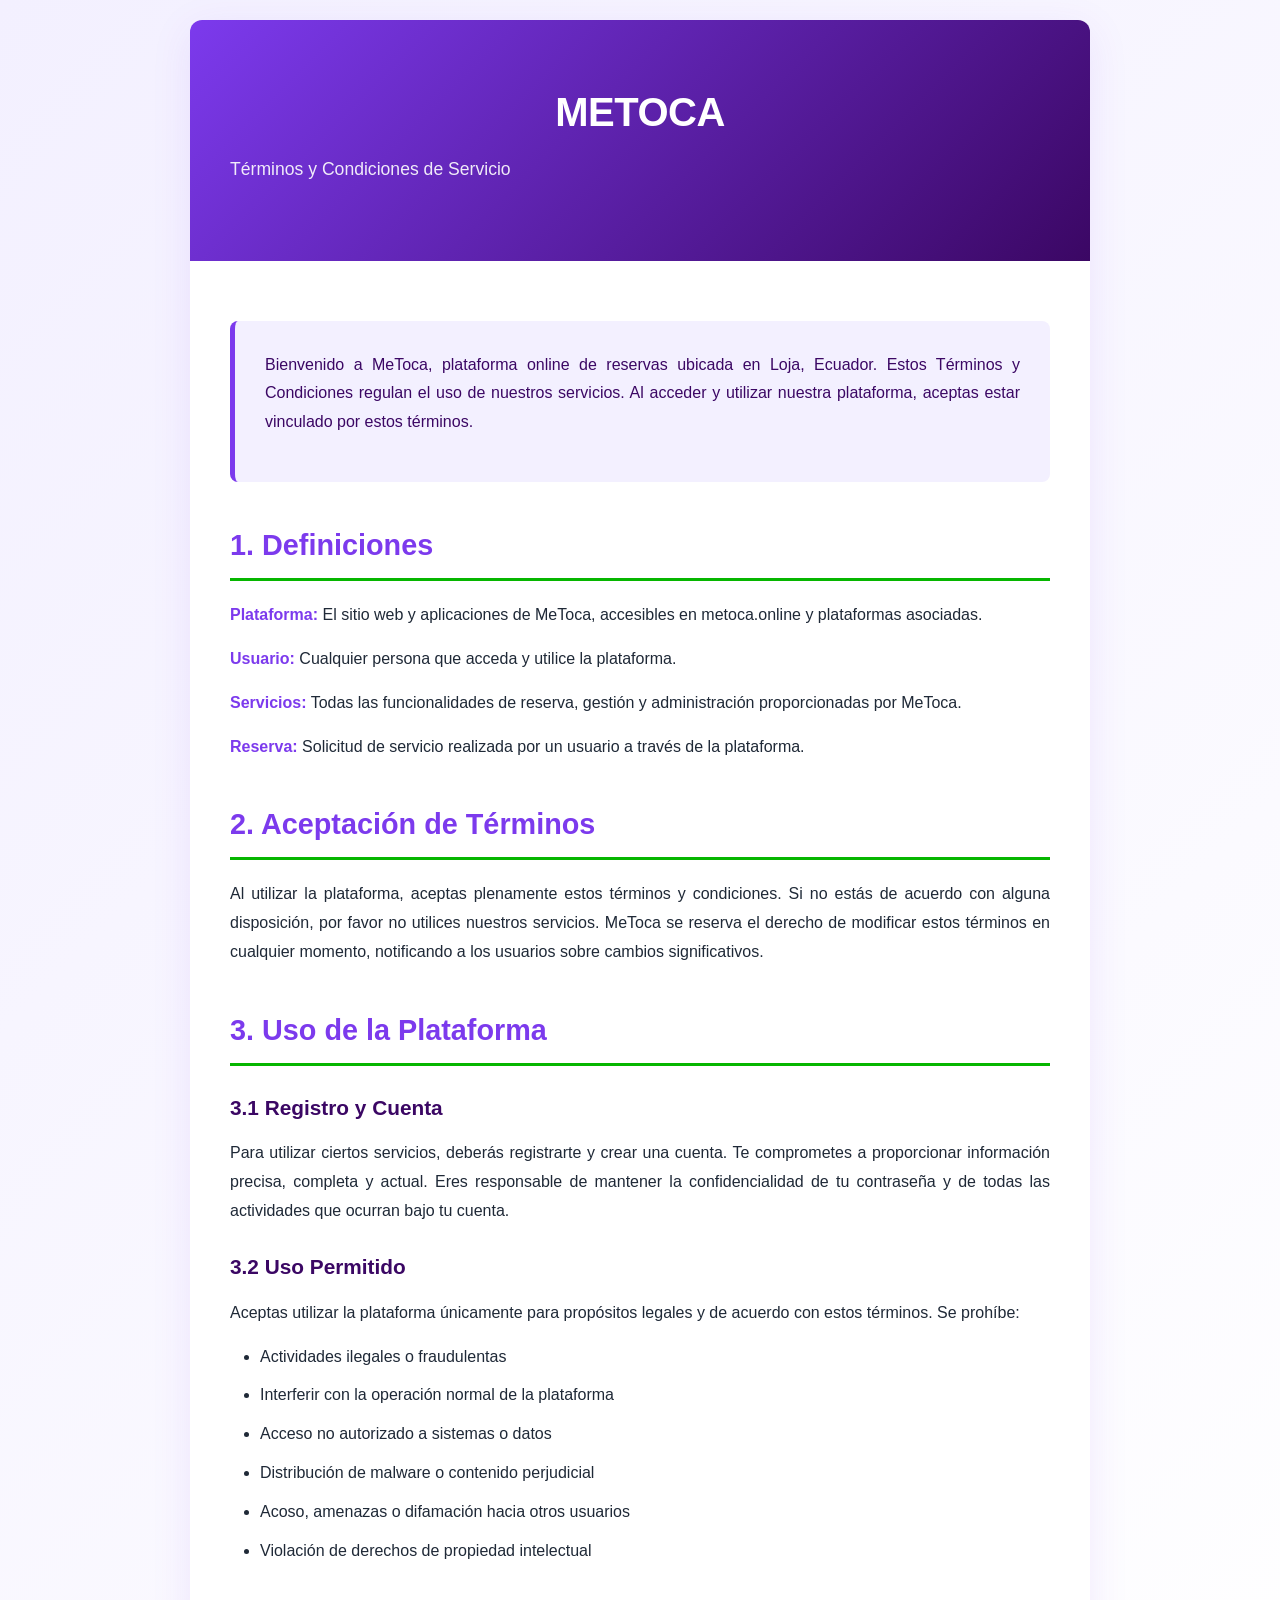
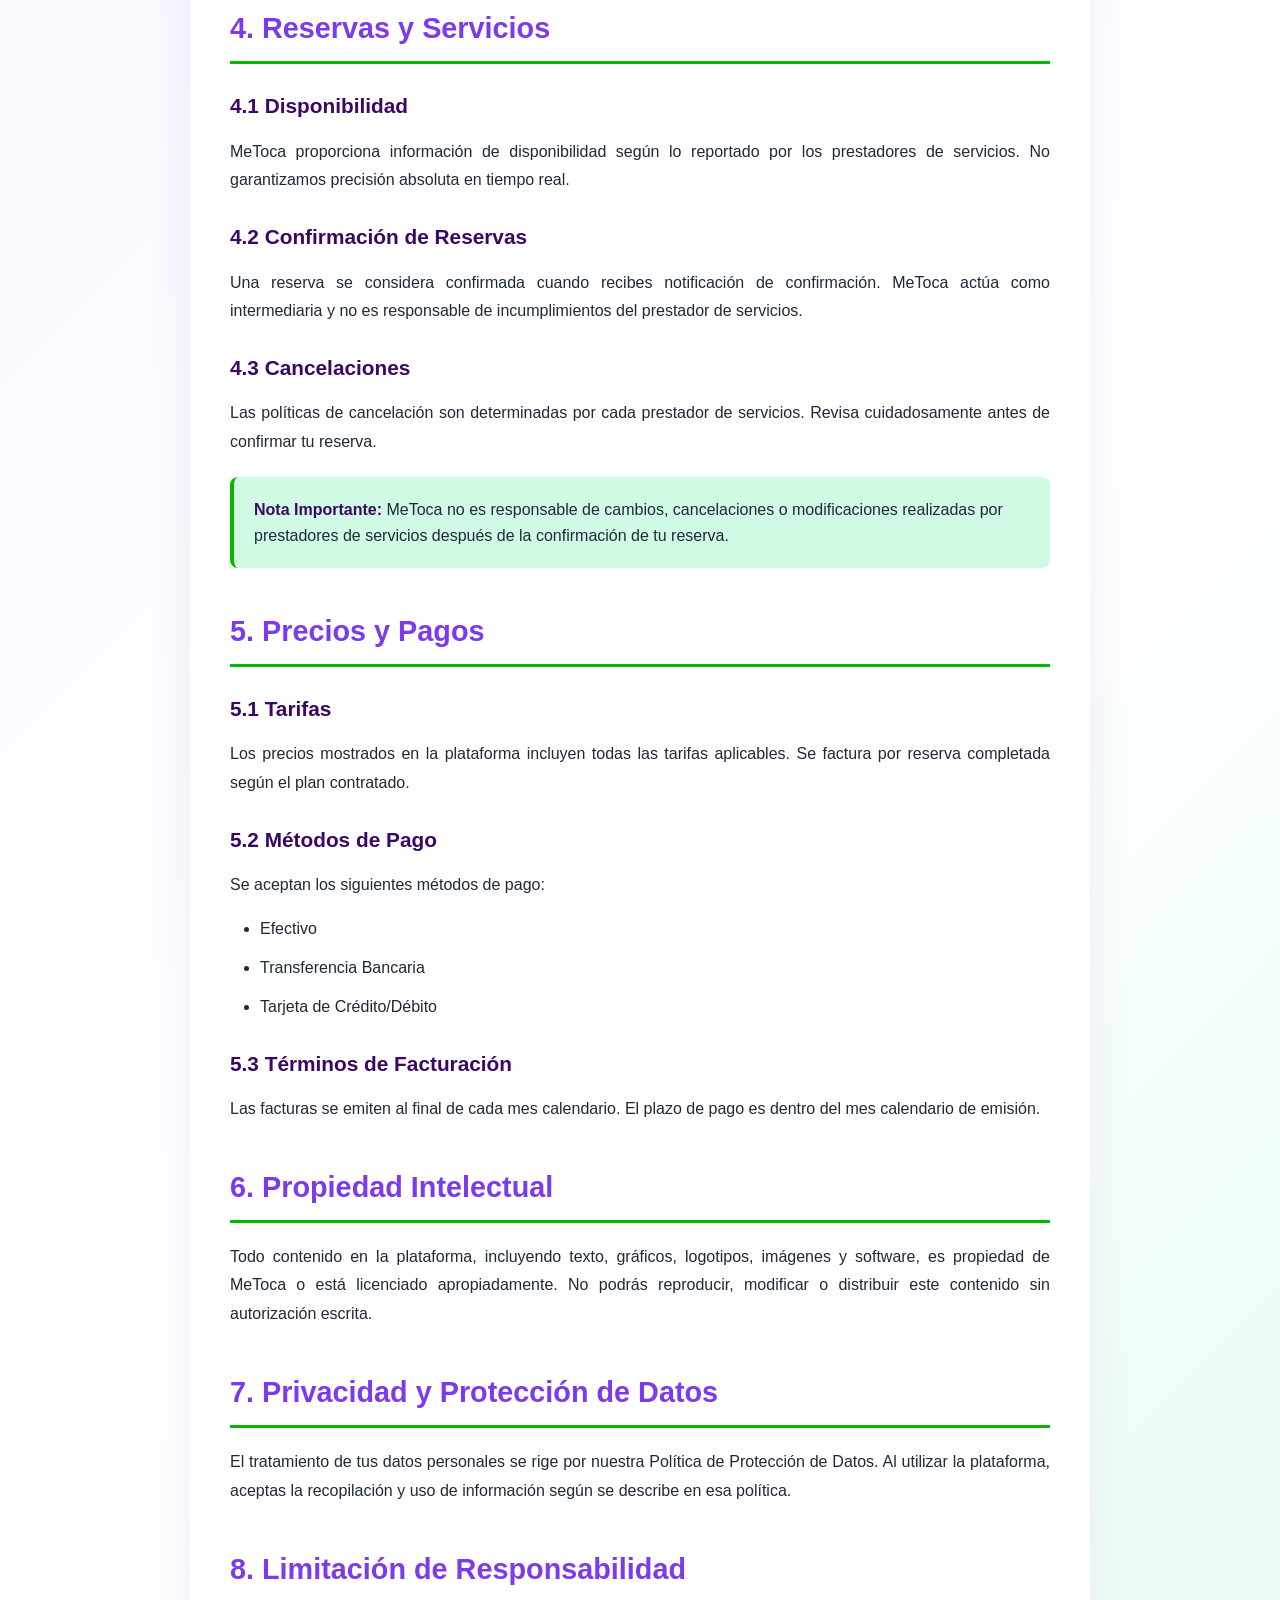
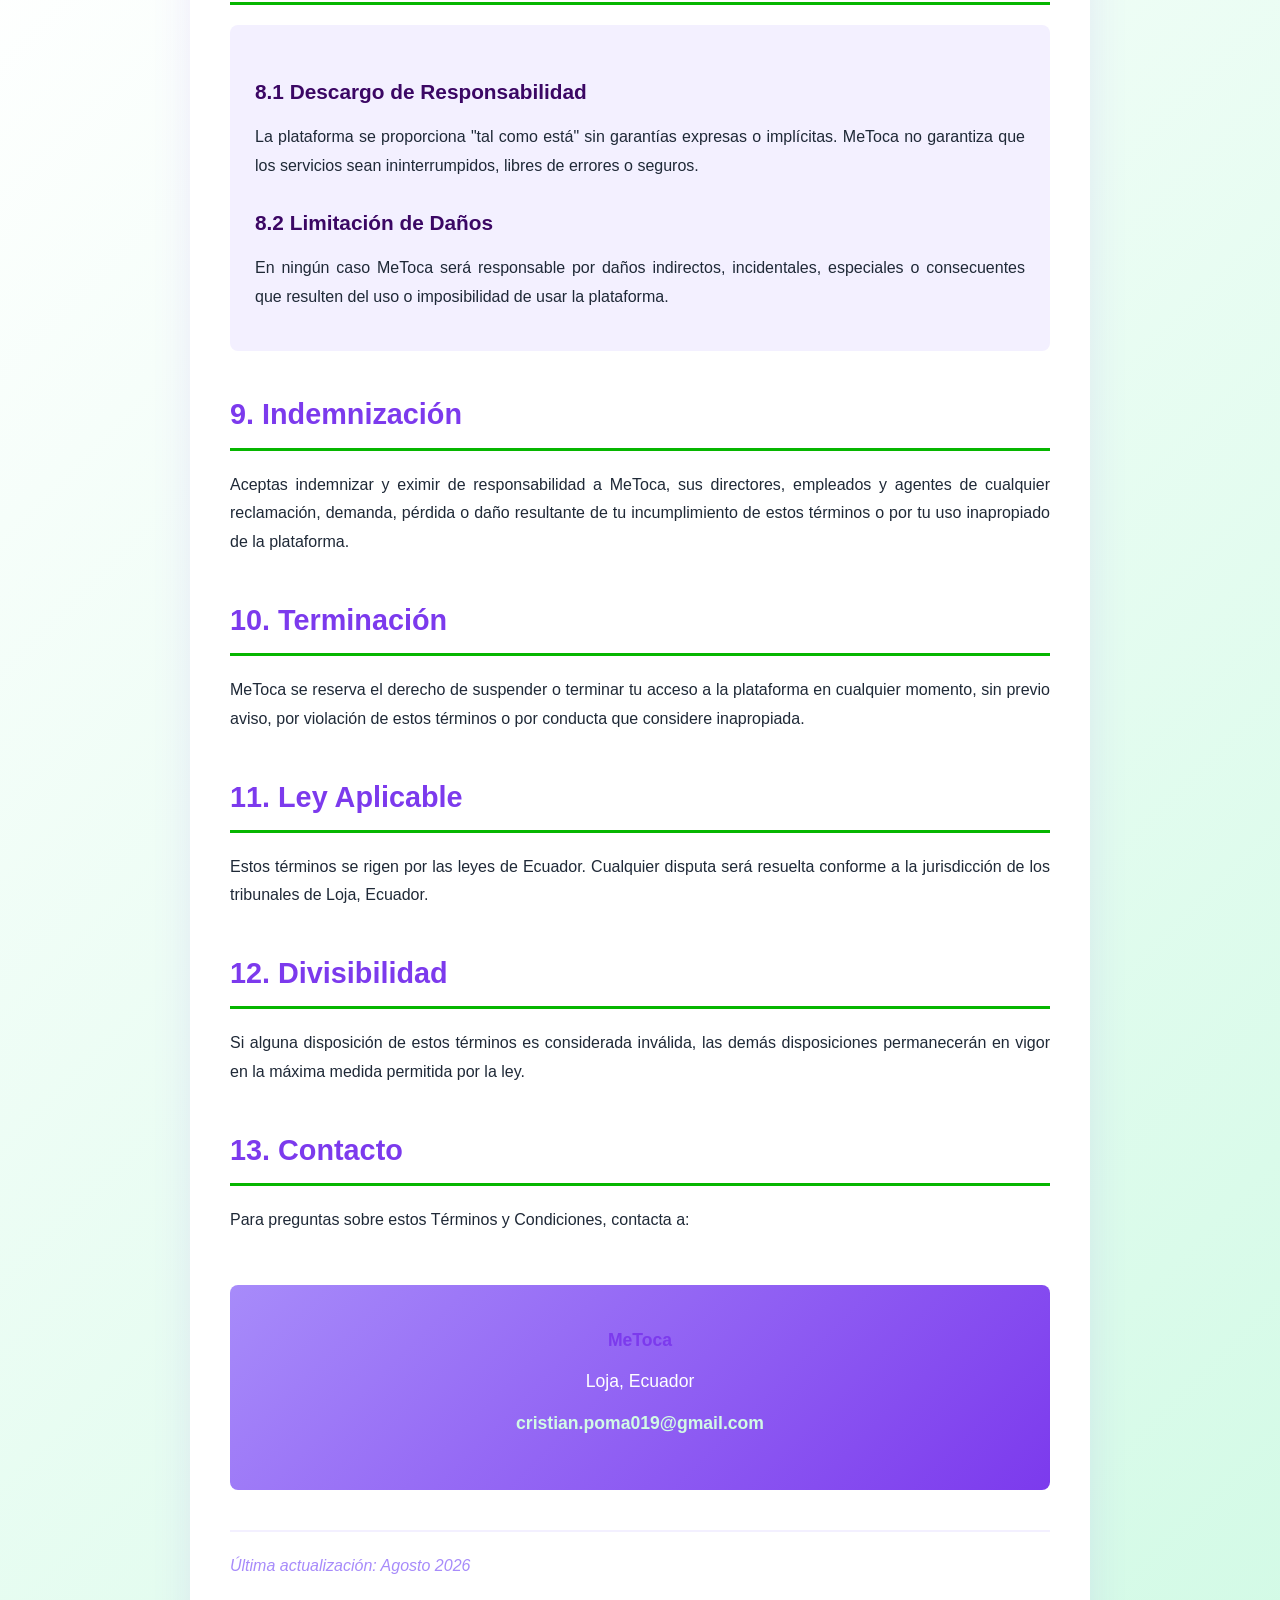
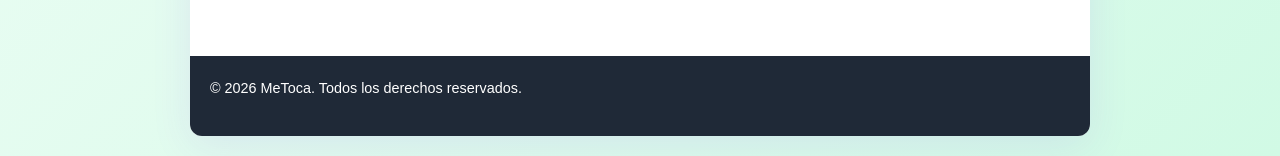
<file: terminos_condiciones.html>
<!DOCTYPE html>
<html lang="es">
<head>
    <meta charset="UTF-8">
    <meta name="viewport" content="width=device-width, initial-scale=1.0">
    <title>Términos y Condiciones - MeToca</title>
    <style>
        * {
            margin: 0;
            padding: 0;
            box-sizing: border-box;
        }

        body {
            font-family: -apple-system, BlinkMacSystemFont, 'Segoe UI', 'Roboto', 'Oxygen', 'Ubuntu', 'Cantarell', sans-serif;
            line-height: 1.6;
            color: #1f2937;
            background: linear-gradient(135deg, #f3f0ff 0%, #ffffff 50%, #d1fae5 100%);
            min-height: 100vh;
            padding: 20px;
        }

        .container {
            max-width: 900px;
            margin: 0 auto;
            background: #ffffff;
            border-radius: 12px;
            box-shadow: 0 10px 40px rgba(124, 58, 237, 0.1);
            overflow: hidden;
        }

        header {
            background: linear-gradient(135deg, #7c3aed 0%, #3b0764 100%);
            color: #ffffff;
            padding: 60px 40px;
            text-align: center;
        }

        header h1 {
            font-size: 2.5em;
            margin-bottom: 10px;
            font-weight: 700;
            letter-spacing: -0.5px;
        }

        header .subtitle {
            font-size: 1.1em;
            opacity: 0.9;
            font-weight: 300;
        }

        .content {
            padding: 60px 40px;
        }

        .intro-section {
            background: #f3f0ff;
            padding: 30px;
            border-radius: 8px;
            margin-bottom: 40px;
            border-left: 5px solid #7c3aed;
        }

        .intro-section p {
            color: #3b0764;
            font-weight: 500;
            line-height: 1.8;
        }

        h2 {
            color: #7c3aed;
            font-size: 1.8em;
            margin-top: 40px;
            margin-bottom: 20px;
            padding-bottom: 10px;
            border-bottom: 3px solid #06b600;
            font-weight: 700;
        }

        h3 {
            color: #3b0764;
            font-size: 1.3em;
            margin-top: 25px;
            margin-bottom: 15px;
            font-weight: 600;
        }

        p {
            margin-bottom: 15px;
            text-align: justify;
            line-height: 1.8;
        }

        ul, ol {
            margin-left: 30px;
            margin-bottom: 20px;
        }

        li {
            margin-bottom: 10px;
            line-height: 1.8;
        }

        .highlight {
            background: #d1fae5;
            padding: 20px;
            border-radius: 8px;
            margin: 20px 0;
            border-left: 4px solid #06b600;
        }

        .highlight strong {
            color: #3b0764;
        }

        .section-box {
            background: #f3f0ff;
            padding: 25px;
            border-radius: 8px;
            margin: 20px 0;
        }

        .contact-section {
            background: linear-gradient(135deg, #a78bfa 0%, #7c3aed 100%);
            color: #ffffff;
            padding: 40px;
            border-radius: 8px;
            margin-top: 50px;
            text-align: center;
        }

        .contact-section p {
            font-size: 1.1em;
            margin-bottom: 10px;
            text-align: center;
        }

        .contact-section a {
            color: #d1fae5;
            text-decoration: none;
            font-weight: 600;
            word-break: break-all;
        }

        .contact-section a:hover {
            text-decoration: underline;
        }

        footer {
            background: #1f2937;
            color: #ffffff;
            text-align: center;
            padding: 20px;
            font-size: 0.9em;
        }

        .last-update {
            text-align: center;
            color: #a78bfa;
            font-style: italic;
            margin-top: 40px;
            padding-top: 20px;
            border-top: 2px solid #f3f0ff;
        }

        strong {
            color: #7c3aed;
            font-weight: 600;
        }

        a {
            color: #7c3aed;
            text-decoration: none;
        }

        a:hover {
            text-decoration: underline;
        }

        @media (max-width: 768px) {
            header h1 {
                font-size: 1.8em;
            }

            .content {
                padding: 30px 20px;
            }

            h2 {
                font-size: 1.4em;
            }

            h3 {
                font-size: 1.1em;
            }
        }
    </style>
</head>
<body>
    <div class="container">
        <header>
            <h1>METOCA</h1>
            <p class="subtitle">Términos y Condiciones de Servicio</p>
        </header>

        <div class="content">
            <div class="intro-section">
                <p>Bienvenido a MeToca, plataforma online de reservas ubicada en Loja, Ecuador. Estos Términos y Condiciones regulan el uso de nuestros servicios. Al acceder y utilizar nuestra plataforma, aceptas estar vinculado por estos términos.</p>
            </div>

            <h2>1. Definiciones</h2>
            <p><strong>Plataforma:</strong> El sitio web y aplicaciones de MeToca, accesibles en metoca.online y plataformas asociadas.</p>
            <p><strong>Usuario:</strong> Cualquier persona que acceda y utilice la plataforma.</p>
            <p><strong>Servicios:</strong> Todas las funcionalidades de reserva, gestión y administración proporcionadas por MeToca.</p>
            <p><strong>Reserva:</strong> Solicitud de servicio realizada por un usuario a través de la plataforma.</p>

            <h2>2. Aceptación de Términos</h2>
            <p>Al utilizar la plataforma, aceptas plenamente estos términos y condiciones. Si no estás de acuerdo con alguna disposición, por favor no utilices nuestros servicios. MeToca se reserva el derecho de modificar estos términos en cualquier momento, notificando a los usuarios sobre cambios significativos.</p>

            <h2>3. Uso de la Plataforma</h2>
            <h3>3.1 Registro y Cuenta</h3>
            <p>Para utilizar ciertos servicios, deberás registrarte y crear una cuenta. Te comprometes a proporcionar información precisa, completa y actual. Eres responsable de mantener la confidencialidad de tu contraseña y de todas las actividades que ocurran bajo tu cuenta.</p>

            <h3>3.2 Uso Permitido</h3>
            <p>Aceptas utilizar la plataforma únicamente para propósitos legales y de acuerdo con estos términos. Se prohíbe:</p>
            <ul>
                <li>Actividades ilegales o fraudulentas</li>
                <li>Interferir con la operación normal de la plataforma</li>
                <li>Acceso no autorizado a sistemas o datos</li>
                <li>Distribución de malware o contenido perjudicial</li>
                <li>Acoso, amenazas o difamación hacia otros usuarios</li>
                <li>Violación de derechos de propiedad intelectual</li>
            </ul>

            <h2>4. Reservas y Servicios</h2>
            <h3>4.1 Disponibilidad</h3>
            <p>MeToca proporciona información de disponibilidad según lo reportado por los prestadores de servicios. No garantizamos precisión absoluta en tiempo real.</p>

            <h3>4.2 Confirmación de Reservas</h3>
            <p>Una reserva se considera confirmada cuando recibes notificación de confirmación. MeToca actúa como intermediaria y no es responsable de incumplimientos del prestador de servicios.</p>

            <h3>4.3 Cancelaciones</h3>
            <p>Las políticas de cancelación son determinadas por cada prestador de servicios. Revisa cuidadosamente antes de confirmar tu reserva.</p>

            <div class="highlight">
                <strong>Nota Importante:</strong> MeToca no es responsable de cambios, cancelaciones o modificaciones realizadas por prestadores de servicios después de la confirmación de tu reserva.
            </div>

            <h2>5. Precios y Pagos</h2>
            <h3>5.1 Tarifas</h3>
            <p>Los precios mostrados en la plataforma incluyen todas las tarifas aplicables. Se factura por reserva completada según el plan contratado.</p>

            <h3>5.2 Métodos de Pago</h3>
            <p>Se aceptan los siguientes métodos de pago:</p>
            <ul>
                <li>Efectivo</li>
                <li>Transferencia Bancaria</li>
                <li>Tarjeta de Crédito/Débito</li>
            </ul>

            <h3>5.3 Términos de Facturación</h3>
            <p>Las facturas se emiten al final de cada mes calendario. El plazo de pago es dentro del mes calendario de emisión.</p>

            <h2>6. Propiedad Intelectual</h2>
            <p>Todo contenido en la plataforma, incluyendo texto, gráficos, logotipos, imágenes y software, es propiedad de MeToca o está licenciado apropiadamente. No podrás reproducir, modificar o distribuir este contenido sin autorización escrita.</p>

            <h2>7. Privacidad y Protección de Datos</h2>
            <p>El tratamiento de tus datos personales se rige por nuestra Política de Protección de Datos. Al utilizar la plataforma, aceptas la recopilación y uso de información según se describe en esa política.</p>

            <h2>8. Limitación de Responsabilidad</h2>
            <div class="section-box">
                <h3>8.1 Descargo de Responsabilidad</h3>
                <p>La plataforma se proporciona "tal como está" sin garantías expresas o implícitas. MeToca no garantiza que los servicios sean ininterrumpidos, libres de errores o seguros.</p>

                <h3>8.2 Limitación de Daños</h3>
                <p>En ningún caso MeToca será responsable por daños indirectos, incidentales, especiales o consecuentes que resulten del uso o imposibilidad de usar la plataforma.</p>
            </div>

            <h2>9. Indemnización</h2>
            <p>Aceptas indemnizar y eximir de responsabilidad a MeToca, sus directores, empleados y agentes de cualquier reclamación, demanda, pérdida o daño resultante de tu incumplimiento de estos términos o por tu uso inapropiado de la plataforma.</p>

            <h2>10. Terminación</h2>
            <p>MeToca se reserva el derecho de suspender o terminar tu acceso a la plataforma en cualquier momento, sin previo aviso, por violación de estos términos o por conducta que considere inapropiada.</p>

            <h2>11. Ley Aplicable</h2>
            <p>Estos términos se rigen por las leyes de Ecuador. Cualquier disputa será resuelta conforme a la jurisdicción de los tribunales de Loja, Ecuador.</p>

            <h2>12. Divisibilidad</h2>
            <p>Si alguna disposición de estos términos es considerada inválida, las demás disposiciones permanecerán en vigor en la máxima medida permitida por la ley.</p>

            <h2>13. Contacto</h2>
            <p>Para preguntas sobre estos Términos y Condiciones, contacta a:</p>
            <div class="contact-section">
                <p><strong>MeToca</strong></p>
                <p>Loja, Ecuador</p>
                <p><a href="mailto:cristian.poma019@gmail.com">cristian.poma019@gmail.com</a></p>
            </div>

            <div class="last-update">
                <p>Última actualización: Agosto 2026</p>
            </div>
        </div>

        <footer>
            <p>&copy; 2026 MeToca. Todos los derechos reservados.</p>
        </footer>
    </div>
</body>
</html>
</file>
<file: style.css>
:root {
  --purple: #7c3aed;
  --green: #06b600;
  --deep: #3b0764;
  --white: #ffffff;
  --lavender: #f3f0ff;
  --lilac: #a78bfa;
  --mint: #d1fae5;
  --ink: #1f2937;
  --muted: #667085;
  --line: #ebe7f7;
  --shadow: 0 24px 70px rgba(59, 7, 100, 0.12);
  --radius: 24px;
}
* {
  box-sizing: border-box;
  margin: 0;
  padding: 0;
}
html {
  scroll-behavior: smooth;
}
body {
  font-family: Inter, system-ui, sans-serif;
  color: var(--ink);
  background: var(--white);
  line-height: 1.6;
  overflow-x: hidden;
}
a {
  text-decoration: none;
  color: inherit;
}
.container {
  width: min(1160px, calc(100% - 40px));
  margin: auto;
}
.announcement {
  height: 34px;
  background: var(--deep);
  color: #eee7ff;
  display: flex;
  justify-content: center;
  align-items: center;
  gap: 7px;
  font-size: 12px;
  letter-spacing: 0.02em;
}
.pulse-dot {
  width: 7px;
  height: 7px;
  border-radius: 50%;
  background: #76e76f;
  box-shadow: 0 0 0 5px rgba(6, 182, 0, 0.12);
}
.site-header {
  position: sticky;
  top: 0;
  z-index: 50;
  background: rgba(255, 255, 255, 0.88);
  backdrop-filter: blur(18px);
  border-bottom: 1px solid rgba(235, 231, 247, 0.8);
}
.nav {
  height: 82px;
  display: flex;
  align-items: center;
  justify-content: space-between;
}
.brand {
  width: 154px;
  display: block;
}
.brand img {
  width: 100%;
  display: block;
}
.nav-links {
  display: flex;
  align-items: center;
  gap: 30px;
  font-size: 13px;
  font-weight: 600;
  color: #596174;
}
.nav-links a {
  transition: 0.2s;
}
.nav-links a:hover {
  color: var(--purple);
}
.nav-cta {
  background: var(--purple);
  color: #fff !important;
  padding: 12px 18px;
  border-radius: 12px;
  box-shadow: 0 8px 20px rgba(124, 58, 237, 0.22);
}
.nav-cta span,
.btn span {
  margin-left: 7px;
}
.menu-toggle {
  display: none;
  background: none;
  border: 0;
  cursor: pointer;
}
.menu-toggle span {
  display: block;
  width: 25px;
  height: 2px;
  background: var(--deep);
  margin: 5px;
}
.hero {
  position: relative;
  min-height: 700px;
  display: flex;
  align-items: center;
  background: linear-gradient(180deg, #fff 0%, #fbfaff 100%);
  overflow: hidden;
}
.hero-grid {
  display: grid;
  grid-template-columns: 1.02fr 0.98fr;
  gap: 55px;
  align-items: center;
  padding: 82px 0 90px;
}
.hero-copy {
  position: relative;
  z-index: 2;
}
.eyebrow,
.section-kicker {
  display: inline-flex;
  align-items: center;
  gap: 8px;
  color: var(--purple);
  font-size: 11px;
  font-weight: 800;
  letter-spacing: 0.13em;
  text-transform: uppercase;
}
.eyebrow span {
  background: var(--lavender);
  padding: 6px 9px;
  border-radius: 7px;
}
.hero h1 {
  font-family: Manrope, Inter, sans-serif;
  font-size: clamp(48px, 6vw, 76px);
  line-height: 1.02;
  letter-spacing: -0.055em;
  color: var(--deep);
  margin: 22px 0 22px;
}
.hero h1 span {
  color: var(--purple);
  position: relative;
}
.hero h1 span:after {
  content: "";
  position: absolute;
  left: 3%;
  right: 4%;
  bottom: -4px;
  height: 8px;
  border-radius: 50%;
  background: rgba(167, 139, 250, 0.23);
}
.hero-text {
  max-width: 590px;
  color: var(--muted);
  font-size: 17px;
  line-height: 1.75;
}
.hero-actions {
  display: flex;
  gap: 12px;
  margin: 32px 0;
}
.btn {
  display: inline-flex;
  align-items: center;
  justify-content: center;
  padding: 14px 20px;
  border-radius: 13px;
  font-weight: 700;
  font-size: 13px;
  transition: 0.25s;
  cursor: pointer;
}
.btn-primary {
  background: var(--purple);
  color: #fff;
  box-shadow: 0 14px 28px rgba(124, 58, 237, 0.22);
}
.btn-primary:hover {
  transform: translateY(-2px);
  box-shadow: 0 18px 35px rgba(124, 58, 237, 0.3);
}
.btn-secondary {
  border: 1px solid #ded7f3;
  color: var(--deep);
  background: #fff;
}
.btn-secondary:hover {
  background: var(--lavender);
}
.hero-trust {
  display: flex;
  align-items: center;
  gap: 12px;
  color: var(--ink);
  font-size: 12px;
}
.hero-trust strong,
.hero-trust small {
  display: block;
}
.hero-trust small {
  color: #8a91a1;
  margin-top: 2px;
}
.trust-avatars {
  display: flex;
}
.trust-avatars span {
  width: 32px;
  height: 32px;
  border-radius: 50%;
  display: grid;
  place-items: center;
  border: 2px solid white;
  margin-left: -7px;
  background: var(--deep);
  color: #fff;
  font-size: 9px;
  font-weight: 800;
}
.trust-avatars span:first-child {
  margin-left: 0;
  background: var(--purple);
}
.trust-avatars span:last-child {
  background: var(--green);
}
.hero-visual {
  position: relative;
  min-height: 520px;
  display: grid;
  place-items: center;
}
.hero-glow {
  position: absolute;
  border-radius: 50%;
  filter: blur(2px);
  pointer-events: none;
}
.hero-glow-one {
  width: 500px;
  height: 500px;
  right: -170px;
  top: 20px;
  background: radial-gradient(
    circle,
    rgba(167, 139, 250, 0.24),
    transparent 65%
  );
}
.hero-glow-two {
  width: 350px;
  height: 350px;
  left: -100px;
  bottom: -100px;
  background: radial-gradient(circle, rgba(6, 182, 0, 0.1), transparent 65%);
}
.dashboard-card {
  width: min(475px, 92%);
  background: #fff;
  border: 1px solid #ece8f7;
  border-radius: 25px;
  padding: 24px;
  box-shadow: var(--shadow);
  position: relative;
  z-index: 2;
  transform: rotate(1deg);
}
.dash-top {
  display: flex;
  justify-content: space-between;
  align-items: flex-start;
  margin-bottom: 22px;
}
.mini-label {
  display: block;
  font-size: 10px;
  color: #969cac;
  text-transform: uppercase;
  letter-spacing: 0.1em;
  font-weight: 800;
}
.dash-top h3 {
  font-family: Manrope;
  font-size: 22px;
  color: var(--deep);
  margin-top: 3px;
}
.live-badge {
  font-size: 10px;
  font-weight: 700;
  background: var(--mint);
  color: #14752b;
  padding: 7px 9px;
  border-radius: 20px;
}
.live-badge i {
  display: inline-block;
  width: 6px;
  height: 6px;
  background: var(--green);
  border-radius: 50%;
  margin-right: 4px;
}
.stats-row {
  display: grid;
  grid-template-columns: repeat(3, 1fr);
  gap: 10px;
  margin-bottom: 14px;
}
.stats-row div {
  background: var(--lavender);
  padding: 13px;
  border-radius: 13px;
}
.stats-row strong {
  display: block;
  color: var(--deep);
  font-size: 21px;
}
.stats-row span {
  font-size: 9px;
  color: #8c849d;
  text-transform: uppercase;
  letter-spacing: 0.05em;
}
.appointment {
  display: grid;
  grid-template-columns: 48px 1fr auto;
  align-items: center;
  gap: 9px;
  border-top: 1px solid #f0edf6;
  padding: 14px 0;
}
.time {
  font-weight: 800;
  color: var(--deep);
  font-size: 11px;
}
.patient {
  display: flex;
  align-items: center;
  gap: 8px;
}
.patient-icon {
  width: 32px;
  height: 32px;
  display: grid;
  place-items: center;
  border-radius: 10px;
  background: #e9ddff;
  color: var(--purple);
  font-size: 9px;
  font-weight: 800;
}
.patient-icon.green {
  background: var(--mint);
  color: #14752b;
}
.patient-icon.lilac {
  background: #eee9ff;
  color: #7650c5;
}
.patient strong,
.patient small {
  display: block;
}
.patient strong {
  font-size: 11px;
}
.patient small {
  font-size: 9px;
  color: #9299a8;
  margin-top: 2px;
}
.status {
  font-size: 8px;
  font-weight: 800;
  padding: 5px 7px;
  border-radius: 8px;
}
.status.done {
  background: var(--mint);
  color: #18722b;
}
.status.next {
  background: #eee8ff;
  color: var(--purple);
}
.status.wait {
  background: #f2f3f6;
  color: #697180;
}
.float-card {
  position: absolute;
  z-index: 3;
  background: #fff;
  border: 1px solid #eeeaf7;
  box-shadow: 0 16px 35px rgba(31, 41, 55, 0.1);
  border-radius: 15px;
  padding: 11px 13px;
  display: flex;
  align-items: center;
  gap: 9px;
}
.float-card > span {
  width: 30px;
  height: 30px;
  display: grid;
  place-items: center;
  border-radius: 9px;
  background: var(--mint);
  color: var(--green);
  font-weight: 900;
}
.float-card b,
.float-card small {
  display: block;
}
.float-card b {
  font-size: 9px;
  color: var(--deep);
}
.float-card small {
  font-size: 8px;
  color: #9299a8;
}
.float-whatsapp {
  right: -3px;
  top: 90px;
}
.float-check {
  left: 12px;
  bottom: 72px;
}
.float-check > span {
  background: var(--lavender);
  color: var(--purple);
}
.section {
  padding: 110px 0;
}
.section-heading {
  max-width: 700px;
  margin-bottom: 50px;
}
.section-heading.centered {
  text-align: center;
  margin-left: auto;
  margin-right: auto;
}
.section-heading h2,
.solution-copy h2,
.benefits-copy h2,
.cta-card h2 {
  font-family: Manrope, Inter, sans-serif;
  font-size: clamp(32px, 4vw, 49px);
  line-height: 1.08;
  letter-spacing: -0.045em;
  color: var(--deep);
  margin: 13px 0 15px;
}
.section-heading p,
.solution-copy > p {
  color: var(--muted);
  font-size: 15px;
  max-width: 650px;
}
.problem {
  background: var(--lavender);
}
.problem-grid {
  display: grid;
  grid-template-columns: repeat(3, 1fr);
  gap: 18px;
}
.problem-card {
  background: #fff;
  border: 1px solid #e8e1f8;
  border-radius: 22px;
  padding: 30px;
  min-height: 270px;
  position: relative;
  transition: 0.25s;
}
.problem-card:hover,
.feature-card:hover {
  transform: translateY(-5px);
  box-shadow: 0 18px 40px rgba(59, 7, 100, 0.09);
}
.problem-card.featured {
  background: var(--deep);
  color: #fff;
  border-color: var(--deep);
}
.card-number {
  position: absolute;
  right: 24px;
  top: 25px;
  font-size: 10px;
  font-weight: 800;
  color: #b1a8c3;
}
.featured .card-number {
  color: #8c6eb5;
}
.icon-box,
.feature-icon {
  width: 48px;
  height: 48px;
  border-radius: 14px;
  display: grid;
  place-items: center;
  font-weight: 900;
  font-size: 20px;
  margin-bottom: 35px;
}
.icon-box.purple,
.feature-icon.purple {
  background: #eee7ff;
  color: var(--purple);
}
.icon-box.green,
.feature-icon.green {
  background: var(--mint);
  color: var(--green);
}
.icon-box.dark,
.feature-icon.dark {
  background: #edeaf2;
  color: var(--deep);
}
.problem-card.featured .icon-box {
  background: rgba(255, 255, 255, 0.1);
  color: #a78bfa;
}
.problem-card h3 {
  font-family: Manrope;
  font-size: 20px;
  margin-bottom: 9px;
  color: var(--deep);
}
.featured h3 {
  color: #fff;
}
.problem-card p {
  font-size: 13px;
  color: #747b89;
  line-height: 1.7;
}
.featured p {
  color: #c9bdd8;
}
.solution-grid {
  display: grid;
  grid-template-columns: 0.9fr 1.1fr;
  gap: 100px;
  align-items: center;
}
.solution-visual {
  min-height: 500px;
  position: relative;
  display: grid;
  place-items: center;
}
.dashboard-scene {
  width: min(680px, 100%);
  position: relative;
  padding: 35px 10px 50px;
}
.dashboard-window {
  position: relative;
  z-index: 2;
  width: 100%;
  background: #fff;
  border: 1px solid #e7e1f2;
  border-radius: 18px;
  overflow: hidden;
  box-shadow: 0 30px 75px rgba(59, 7, 100, 0.17);
  transform: perspective(1200px) rotateY(-4deg) rotateX(2deg);
}
.window-topbar {
  height: 34px;
  display: grid;
  grid-template-columns: 75px 1fr 85px;
  align-items: center;
  gap: 10px;
  padding: 0 12px;
  background: #f8f7fb;
  border-bottom: 1px solid #eeeaf5;
}
.window-dots { display: flex; gap: 5px; }
.window-dots span { width: 7px; height: 7px; border-radius: 50%; background: #d8d1e2; }
.window-address { justify-self: center; width: min(240px, 100%); padding: 4px 10px; border-radius: 7px; background: #fff; border: 1px solid #eeeaf5; color: #9b96a5; font-size: 7px; text-align: center; }
.window-status { color: #168132; font-size: 7px; font-weight: 800; text-align: right; }
.dashboard-body { display: grid; grid-template-columns: 130px 1fr; min-height: 350px; }
.dashboard-sidebar { background: #160326; color: #bdb2c8; padding: 17px 10px 12px; display: flex; flex-direction: column; gap: 4px; }
.dash-brand { display: flex; align-items: center; gap: 7px; color: #fff; padding: 2px 6px 20px; font-size: 11px; }
.dash-brand-mark { width: 24px; height: 24px; border-radius: 7px; background: var(--purple); display: grid; place-items: center; font-size: 10px; font-weight: 900; color: #fff; }
.side-item { display: flex; align-items: center; gap: 8px; padding: 8px 7px; border-radius: 7px; font-size: 7px; font-weight: 600; }
.side-item span { width: 14px; text-align: center; color: #a78bfa; font-size: 10px; }
.side-item.active { background: rgba(124, 58, 237, .25); color: #fff; }
.side-profile { margin-top: auto; padding: 9px 5px 2px; border-top: 1px solid rgba(255,255,255,.1); display: flex; align-items: center; gap: 6px; }
.side-profile > span { width: 24px; height: 24px; border-radius: 50%; background: var(--lilac); color: var(--deep); display: grid; place-items: center; font-size: 7px; font-weight: 900; }
.side-profile strong,.side-profile small { display: block; }.side-profile strong { font-size: 7px; color: #fff; }.side-profile small { font-size: 6px; color: #92859e; }
.dashboard-main { padding: 18px; background: #fcfbfe; min-width: 0; }
.dashboard-heading { display: flex; align-items: center; justify-content: space-between; margin-bottom: 15px; }
.dashboard-heading small { font-size: 7px; color: #969cac; }.dashboard-heading h3 { font-family: Manrope; font-size: 16px; color: var(--deep); margin-top: 1px; }
.dashboard-heading button { border: 0; border-radius: 7px; padding: 7px 10px; background: var(--purple); color: #fff; font-size: 7px; font-weight: 800; box-shadow: 0 6px 14px rgba(124,58,237,.18); }
.dashboard-metrics { display: grid; grid-template-columns: repeat(3,1fr); gap: 7px; margin-bottom: 12px; }
.metric { background: #fff; border: 1px solid #eeeaf5; border-radius: 10px; padding: 9px; display: flex; align-items: center; gap: 7px; position: relative; min-width: 0; }
.metric-icon { width: 25px; height: 25px; border-radius: 7px; display: grid; place-items: center; font-size: 10px; font-weight: 900; flex: none; }.metric-icon.purple { background: #eee7ff; color: var(--purple); }.metric-icon.green { background: var(--mint); color: var(--green); }.metric-icon.lilac { background: #eee9ff; color: #7650c5; }
.metric small,.metric strong { display: block; }.metric small { color: #969cac; font-size: 6px; }.metric strong { color: var(--deep); font-size: 14px; line-height: 1.1; }.metric em { margin-left: auto; color: #168132; font-size: 6px; font-style: normal; font-weight: 800; align-self: flex-start; }
.dashboard-content { display: grid; grid-template-columns: 1.55fr .75fr; gap: 8px; }
.agenda-panel,.turn-panel { background: #fff; border: 1px solid #eeeaf5; border-radius: 11px; padding: 12px; min-width: 0; }.panel-title { display:flex; justify-content:space-between; align-items:center; margin-bottom: 7px; }.panel-title strong { color: var(--deep); font-size: 8px; }.panel-title span { color: var(--purple); font-size: 6px; font-weight: 700; }
.agenda-row { display: grid; grid-template-columns: 35px 25px 1fr auto; gap: 6px; align-items: center; padding: 8px 0; border-top: 1px solid #f2eff6; }.agenda-row.current { background: #faf8ff; margin: 0 -5px; padding-left: 5px; padding-right: 5px; border-radius: 6px; border-top-color: transparent; }.agenda-time { font-size: 7px; font-weight: 800; color: var(--deep); }.agenda-avatar { width: 24px; height: 24px; border-radius: 7px; background: #e9ddff; color: var(--purple); display:grid; place-items:center; font-size:6px; font-weight:900; }.agenda-avatar.green { background:var(--mint); color:#168132; }.agenda-avatar.lilac { background:#eee9ff; color:#7650c5; }.agenda-row strong,.agenda-row small { display:block; }.agenda-row strong { font-size:7px; color:var(--deep); }.agenda-row small { font-size:6px; color:#9299a8; margin-top:1px; }.tag { font-size:5px; padding:4px 5px; border-radius:5px; font-weight:800; white-space:nowrap; }.tag.done { background:var(--mint); color:#18722b; }.tag.next { background:#eee8ff; color:var(--purple); }.tag.wait { background:#f2f3f6; color:#697180; }
.turn-panel { text-align:center; }.turn-panel .panel-title { text-align:left; }.turn-number { color:var(--purple); font-family:Manrope; font-size:17px; margin-top:22px; }.turn-number strong { font-size:31px; }.turn-panel > small { color:#8d94a3; font-size:6px; }.turn-progress { height:4px; background:#eeeaf5; border-radius:10px; margin:20px 5px 7px; overflow:hidden; }.turn-progress i { display:block; width:68%; height:100%; background:var(--green); border-radius:10px; }.turn-next { font-size:6px; color:#8d94a3; }.dashboard-note { position:absolute; z-index:3; background:#fff; border:1px solid #eeeaf7; box-shadow:0 15px 35px rgba(31,41,55,.12); border-radius:12px; padding:9px 11px; display:flex; align-items:center; gap:7px; }.dashboard-note > span { width:25px; height:25px; display:grid; place-items:center; border-radius:8px; background:var(--mint); color:var(--green); font-size:11px; font-weight:900; }.dashboard-note strong,.dashboard-note small { display:block; }.dashboard-note strong { font-size:7px; color:var(--deep); }.dashboard-note small { font-size:6px; color:#9299a8; margin-top:1px; }.dashboard-note.note-one { top:5px; right:-5px; }.dashboard-note.note-two { bottom:4px; left:-4px; }.dashboard-note.note-two > span { background:var(--lavender); color:var(--purple); }
.check-list {
  margin-top: 30px;
  display: grid;
  gap: 16px;
}
.check-list > div {
  display: flex;
  gap: 12px;
  align-items: flex-start;
}
.check-list > div > span {
  width: 24px;
  height: 24px;
  border-radius: 50%;
  background: var(--mint);
  color: var(--green);
  display: grid;
  place-items: center;
  font-size: 11px;
  font-weight: 900;
  flex: none;
}
.check-list strong,
.check-list small {
  display: block;
}
.check-list strong {
  font-size: 13px;
  color: var(--deep);
}
.check-list small {
  font-size: 12px;
  color: #858b99;
  margin-top: 2px;
}
.features {
  background: #fbfaff;
}
.feature-grid {
  display: grid;
  grid-template-columns: repeat(3, 1fr);
  gap: 15px;
}
.feature-card {
  background: #fff;
  border: 1px solid #ebe7f5;
  border-radius: 20px;
  padding: 25px;
  min-height: 245px;
  transition: 0.25s;
}
.feature-icon {
  margin-bottom: 27px;
  width: 43px;
  height: 43px;
  font-size: 17px;
}
.feature-icon.lilac {
  background: #eee7ff;
  color: #7650c5;
}
.feature-icon.mint {
  background: var(--mint);
  color: #168132;
}
.feature-card h3 {
  font-family: Manrope;
  color: var(--deep);
  font-size: 17px;
  margin-bottom: 8px;
}
.feature-card p {
  font-size: 12px;
  color: #7d8491;
  line-height: 1.7;
}
.feature-link {
  display: block;
  margin-top: 20px;
  color: var(--purple);
  font-size: 10px;
  font-weight: 800;
}
.feature-link b {
  margin-left: 4px;
}
.benefits {
  padding-top: 60px;
}
.benefits-box {
  background: var(--deep);
  border-radius: 30px;
  padding: 65px 70px;
  display: grid;
  grid-template-columns: 1.1fr 0.9fr;
  gap: 80px;
  position: relative;
  overflow: hidden;
}
.benefits-box:after {
  content: "";
  position: absolute;
  width: 500px;
  height: 500px;
  border-radius: 50%;
  right: -260px;
  top: -270px;
  background: rgba(167, 139, 250, 0.12);
}
.section-kicker.light {
  color: #c4afff;
}
.benefits-copy h2 {
  color: #fff;
}
.benefits-copy p {
  color: #c8bfd3;
  max-width: 530px;
  font-size: 14px;
}
.benefit-list {
  display: grid;
  gap: 0;
  position: relative;
  z-index: 2;
}
.benefit-list > div {
  padding: 13px 0 18px;
  border-bottom: 1px solid rgba(255, 255, 255, 0.12);
}
.benefit-list > div:last-child {
  border: 0;
}
.benefit-list span {
  color: #a78bfa;
  font-size: 10px;
  font-weight: 800;
  margin-right: 15px;
}
.benefit-list strong {
  color: #fff;
  font-size: 14px;
}
.benefit-list p {
  color: #b9aec7;
  font-size: 11px;
  margin: 4px 0 0 30px;
}
.steps-grid {
  display: grid;
  grid-template-columns: repeat(4, 1fr);
  gap: 0;
}
.step {
  position: relative;
  padding-right: 30px;
}
.step > span {
  width: 45px;
  height: 45px;
  border-radius: 14px;
  background: var(--lavender);
  color: var(--purple);
  display: grid;
  place-items: center;
  font-size: 11px;
  font-weight: 900;
  margin-bottom: 25px;
}
.step-line {
  height: 1px;
  background: #e8e4ef;
  position: absolute;
  top: 22px;
  left: 57px;
  width: calc(100% - 70px);
}
.step:last-child .step-line {
  display: none;
}
.step h3 {
  font-family: Manrope;
  color: var(--deep);
  font-size: 17px;
}
.step p {
  font-size: 12px;
  color: #7c8391;
  margin-top: 7px;
  max-width: 210px;
}
.cta {
  padding-top: 25px;
  padding-bottom: 100px;
}
.cta-card {
  background: linear-gradient(120deg, var(--purple), #8d51e9);
  border-radius: 30px;
  padding: 58px 65px;
  color: #fff;
  display: flex;
  align-items: center;
  justify-content: space-between;
  gap: 40px;
  position: relative;
  overflow: hidden;
}
.cta-card:after {
  content: "";
  position: absolute;
  width: 380px;
  height: 380px;
  border-radius: 50%;
  right: -180px;
  bottom: -230px;
  background: rgba(255, 255, 255, 0.09);
}
.cta-decoration {
  position: absolute;
  width: 220px;
  height: 220px;
  border: 1px solid rgba(255, 255, 255, 0.13);
  border-radius: 50%;
  right: 150px;
  top: -130px;
}
.cta-card h2 {
  color: #fff;
  max-width: 600px;
}
.cta-card p {
  color: #e9defc;
  max-width: 570px;
  font-size: 13px;
}
.cta-actions {
  display: flex;
  gap: 10px;
  position: relative;
  z-index: 2;
  flex: none;
}
.btn-white {
  background: #fff;
  color: var(--deep);
}
.btn-outline-white {
  border: 1px solid rgba(255, 255, 255, 0.4);
  color: #fff;
}
.btn-outline-white:hover {
  background: rgba(255, 255, 255, 0.1);
}
.footer {
  background: #160326;
  color: #fff;
}
.footer-main {
  display: grid;
  grid-template-columns: 1.7fr 0.8fr 0.8fr 1fr;
  gap: 45px;
  padding: 65px 0 50px;
}
.footer-brand img {
  width: 145px;
  filter: brightness(0) invert(1);
  opacity: 0.95;
}
.footer-brand p {
  color: #a99daf;
  font-size: 11px;
  max-width: 280px;
  margin-top: 15px;
}
.footer-col {
  display: flex;
  flex-direction: column;
  gap: 9px;
}
.footer-col h4 {
  font-size: 10px;
  text-transform: uppercase;
  letter-spacing: 0.12em;
  color: #c4afff;
  margin-bottom: 7px;
}
.footer-col a {
  font-size: 11px;
  color: #aaa0b1;
  transition: 0.2s;
}
.footer-col a:hover {
  color: #fff;
}
.socials {
  display: flex;
  gap: 7px;
  margin-top: 8px;
}
.socials a {
  width: 29px;
  height: 29px;
  border: 1px solid #3c2a47;
  border-radius: 9px;
  display: grid;
  place-items: center;
  color: #d7cde0;
  font-size: 10px;
  font-weight: 800;
}
.footer-bottom {
  border-top: 1px solid #2c1d36;
  padding: 20px 0;
  display: flex;
  justify-content: space-between;
  color: #817684;
  font-size: 9px;
}
.reveal {
  opacity: 0;
  transform: translateY(22px);
  transition: opacity 0.7s ease, transform 0.7s ease;
}
.reveal.visible {
  opacity: 1;
  transform: none;
}
.delay-1 {
  transition-delay: 0.1s;
}
.delay-2 {
  transition-delay: 0.2s;
}
.delay-3 {
  transition-delay: 0.3s;
}
@media (max-width: 900px) {
  .dashboard-scene { width: 100%; }
  .dashboard-window { transform: none; }
  .dashboard-body { grid-template-columns: 105px 1fr; }
  .dashboard-sidebar { padding-left: 8px; padding-right: 8px; }
  .dashboard-main { padding: 13px; }
}

@media (max-width: 900px) {
  .nav-links {
    gap: 16px;
  }
  .nav-links a:not(.nav-cta) {
    display: none;
  }
  .hero-grid,
  .solution-grid,
  .benefits-box {
    grid-template-columns: 1fr;
  }
  .hero-grid {
    padding-top: 60px;
  }
  .hero-visual {
    min-height: 490px;
  }
  .solution-grid {
    gap: 50px;
  }
  .benefits-box {
    padding: 50px 40px;
    gap: 35px;
  }
  .problem-grid,
  .feature-grid {
    grid-template-columns: repeat(2, 1fr);
  }
  .steps-grid {
    grid-template-columns: repeat(2, 1fr);
    gap: 35px;
  }
  .step-line {
    display: none;
  }
  .cta-card {
    display: block;
    padding: 50px 40px;
  }
  .cta-actions {
    margin-top: 25px;
  }
  .footer-main {
    grid-template-columns: 1.5fr 1fr 1fr;
  }
}
@media (max-width: 640px) {
  .solution-visual { min-height: 390px; }
  .dashboard-scene { padding: 20px 0 35px; width: 100%; }
  .dashboard-window { border-radius: 13px; }
  .window-topbar { grid-template-columns: 48px 1fr 60px; height: 28px; padding: 0 8px; }
  .window-address { font-size: 5px; padding: 3px 5px; }
  .window-status { font-size: 5px; }
  .dashboard-body { grid-template-columns: 72px 1fr; min-height: 280px; }
  .dashboard-sidebar { padding: 11px 6px 8px; }
  .dash-brand { padding: 2px 3px 13px; font-size: 8px; }
  .dash-brand-mark { width: 20px; height: 20px; font-size: 8px; }
  .side-item { padding: 6px 4px; font-size: 5px; gap: 5px; }
  .side-item span { font-size: 8px; width: 10px; }
  .side-profile { display: none; }
  .dashboard-main { padding: 10px; }
  .dashboard-heading { margin-bottom: 9px; }
  .dashboard-heading small { font-size: 5px; }
  .dashboard-heading h3 { font-size: 11px; }
  .dashboard-heading button { font-size: 5px; padding: 5px 7px; }
  .dashboard-metrics { gap: 4px; margin-bottom: 7px; }
  .metric { padding: 6px; gap: 4px; border-radius: 7px; }
  .metric-icon { width: 18px; height: 18px; font-size: 7px; border-radius: 5px; }
  .metric small { font-size: 4px; }.metric strong { font-size: 10px; }.metric em { display: none; }
  .dashboard-content { grid-template-columns: 1.55fr .75fr; gap: 4px; }
  .agenda-panel,.turn-panel { padding: 7px; border-radius: 7px; }
  .panel-title { margin-bottom: 4px; }.panel-title strong { font-size: 5px; }.panel-title span { font-size: 4px; }
  .agenda-row { grid-template-columns: 24px 18px 1fr auto; gap: 3px; padding: 5px 0; }.agenda-time { font-size: 4px; }.agenda-avatar { width: 18px; height: 18px; border-radius: 5px; font-size: 4px; }.agenda-row strong { font-size: 4px; }.agenda-row small { font-size: 4px; }.tag { font-size: 3px; padding: 2px 3px; }
  .turn-number { margin-top: 12px; font-size: 10px; }.turn-number strong { font-size: 20px; }.turn-panel > small,.turn-next { font-size: 4px; }.turn-progress { margin: 10px 2px 5px; height: 3px; }
  .dashboard-note { padding: 6px 7px; gap: 5px; border-radius: 8px; }.dashboard-note > span { width: 19px; height: 19px; border-radius: 6px; font-size: 8px; }.dashboard-note strong { font-size: 5px; }.dashboard-note small { font-size: 4px; }.dashboard-note.note-one { right: -2px; top: 0; }.dashboard-note.note-two { left: -2px; bottom: 0; }
}

@media (max-width: 640px) {
  .container {
    width: min(100% - 28px, 1160px);
  }
  .announcement {
    font-size: 10px;
    padding: 0 10px;
    text-align: center;
  }
  .nav {
    height: 70px;
  }
  .brand {
    width: 128px;
  }
  .menu-toggle {
    display: block;
  }
  .nav-links {
    position: absolute;
    left: 14px;
    right: 14px;
    top: 78px;
    background: #fff;
    border: 1px solid #ece8f5;
    border-radius: 18px;
    padding: 10px;
    box-shadow: 0 18px 45px rgba(31, 41, 55, 0.12);
    display: none;
    flex-direction: column;
    align-items: stretch;
    gap: 3px;
  }
  .nav-links.open {
    display: flex;
  }
  .nav-links a:not(.nav-cta) {
    display: block;
    padding: 11px;
    border-radius: 9px;
  }
  .nav-cta {
    text-align: center;
    margin-top: 4px;
  }
  .hero {
    min-height: auto;
  }
  .hero-grid {
    padding: 55px 0 60px;
    gap: 10px;
  }
  .hero h1 {
    font-size: 46px;
  }
  .hero-text {
    font-size: 14px;
  }
  .hero-actions {
    flex-direction: column;
    align-items: stretch;
  }
  .btn {
    width: 100%;
  }
  .hero-visual {
    min-height: 440px;
  }
  .dashboard-card {
    width: 94%;
    padding: 17px;
  }
  .float-whatsapp {
    right: -2px;
    top: 55px;
  }
  .float-check {
    left: -2px;
    bottom: 50px;
  }
  .section {
    padding: 75px 0;
  }
  .section-heading {
    margin-bottom: 34px;
  }
  .section-heading h2,
  .solution-copy h2,
  .benefits-copy h2,
  .cta-card h2 {
    font-size: 32px;
  }
  .problem-grid,
  .feature-grid,
  .steps-grid {
    grid-template-columns: 1fr;
  }
  .problem-card {
    min-height: 220px;
  }
  .solution-visual {
    min-height: 520px;
  }
  .mini-note {
    font-size: 8px;
  }
  .note-one {
    right: -3px;
  }
  .note-two {
    left: -3px;
  }
  .benefits-box {
    padding: 40px 25px;
    border-radius: 24px;
  }
  .cta {
    padding-top: 5px;
  }
  .cta-card {
    padding: 40px 25px;
    border-radius: 24px;
  }
  .cta-actions {
    flex-direction: column;
  }
  .footer-main {
    grid-template-columns: 1fr 1fr;
    gap: 35px 20px;
  }
  .footer-brand {
    grid-column: 1/-1;
  }
  .footer-bottom {
    flex-direction: column;
    gap: 7px;
  }
}
</file>
